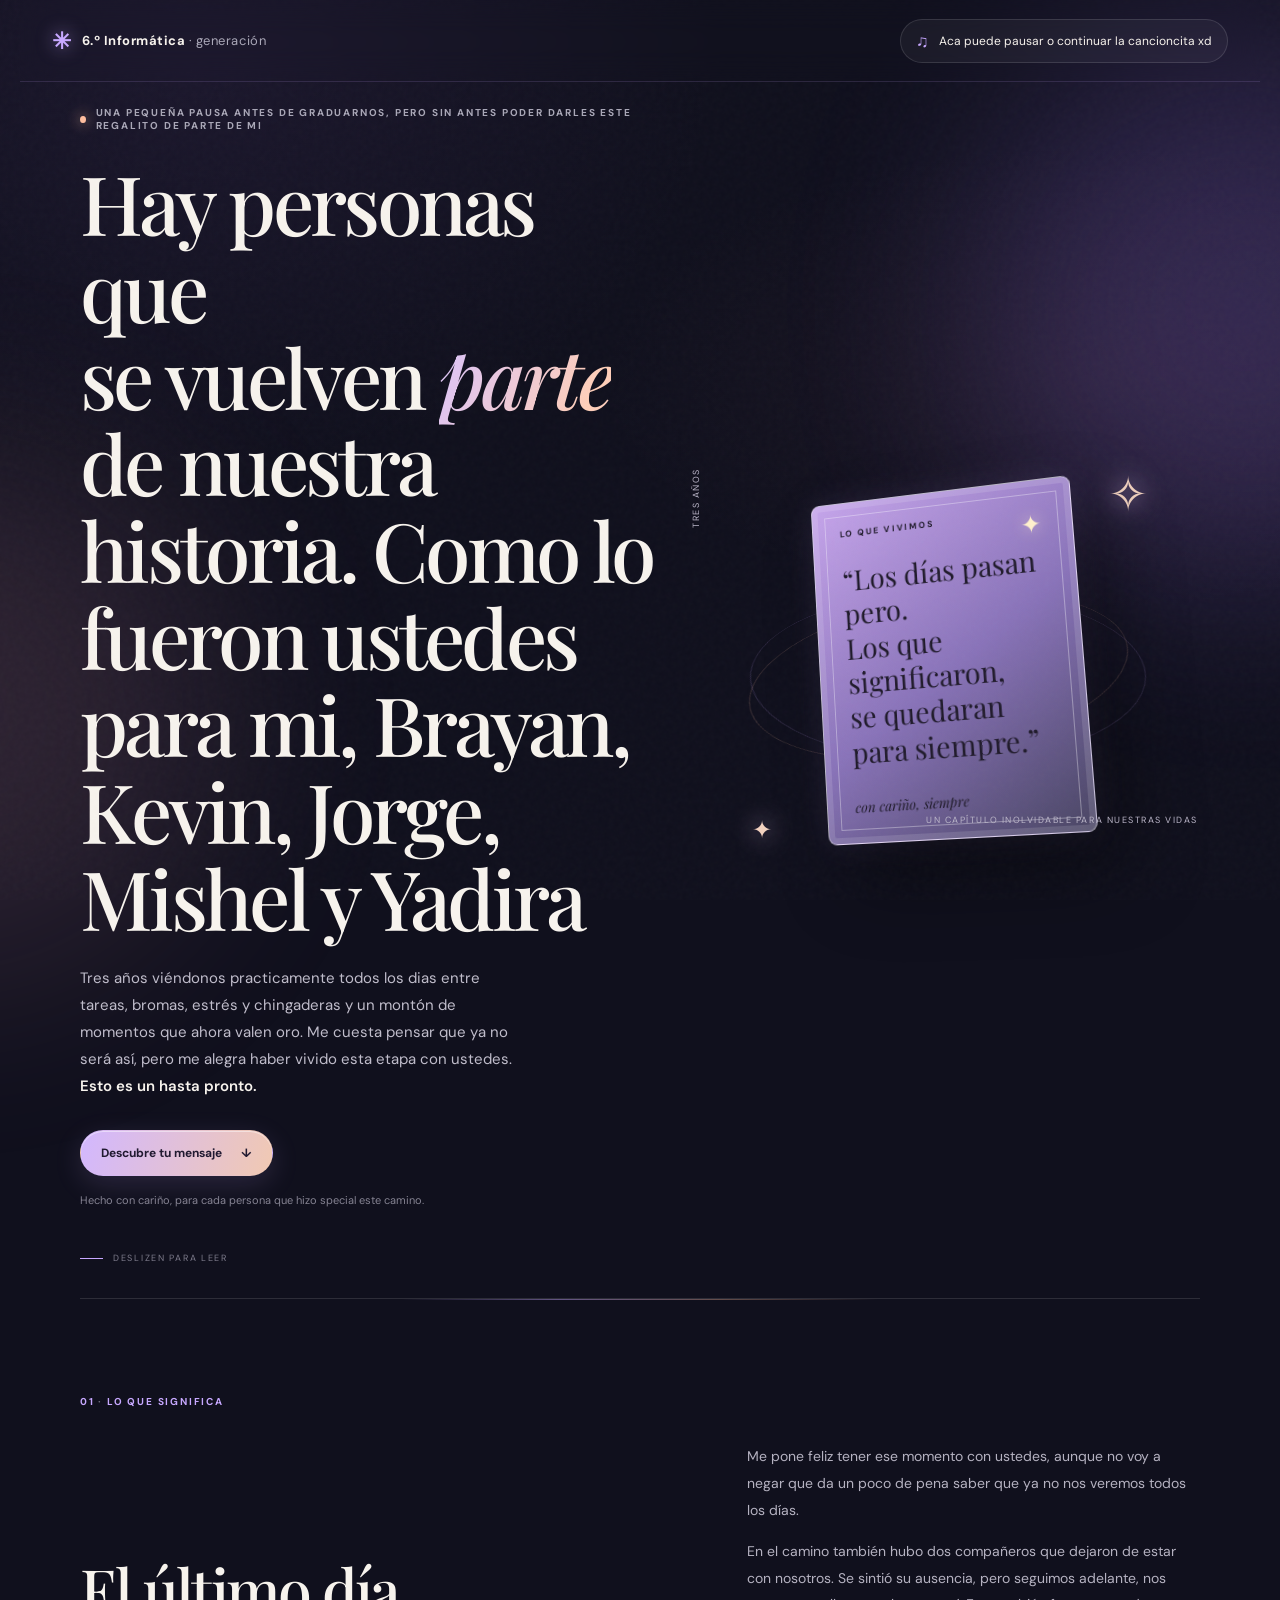
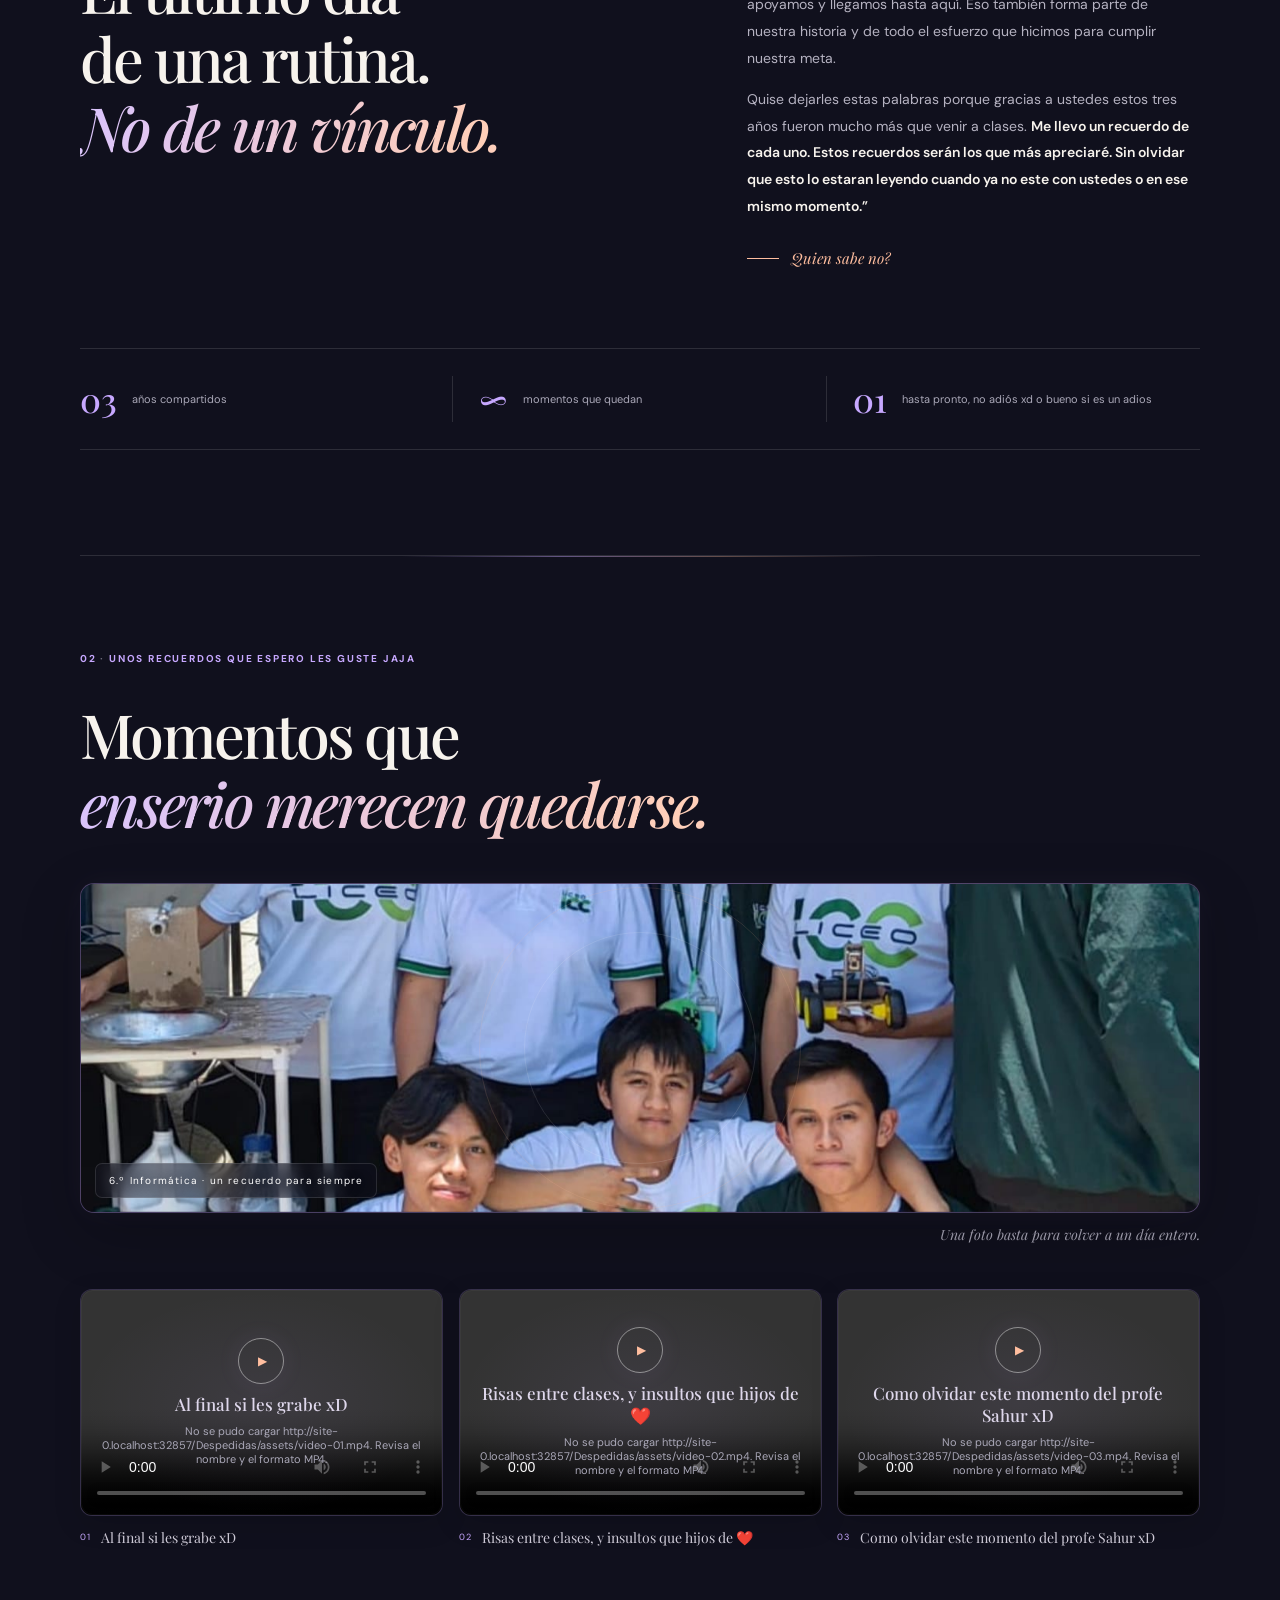
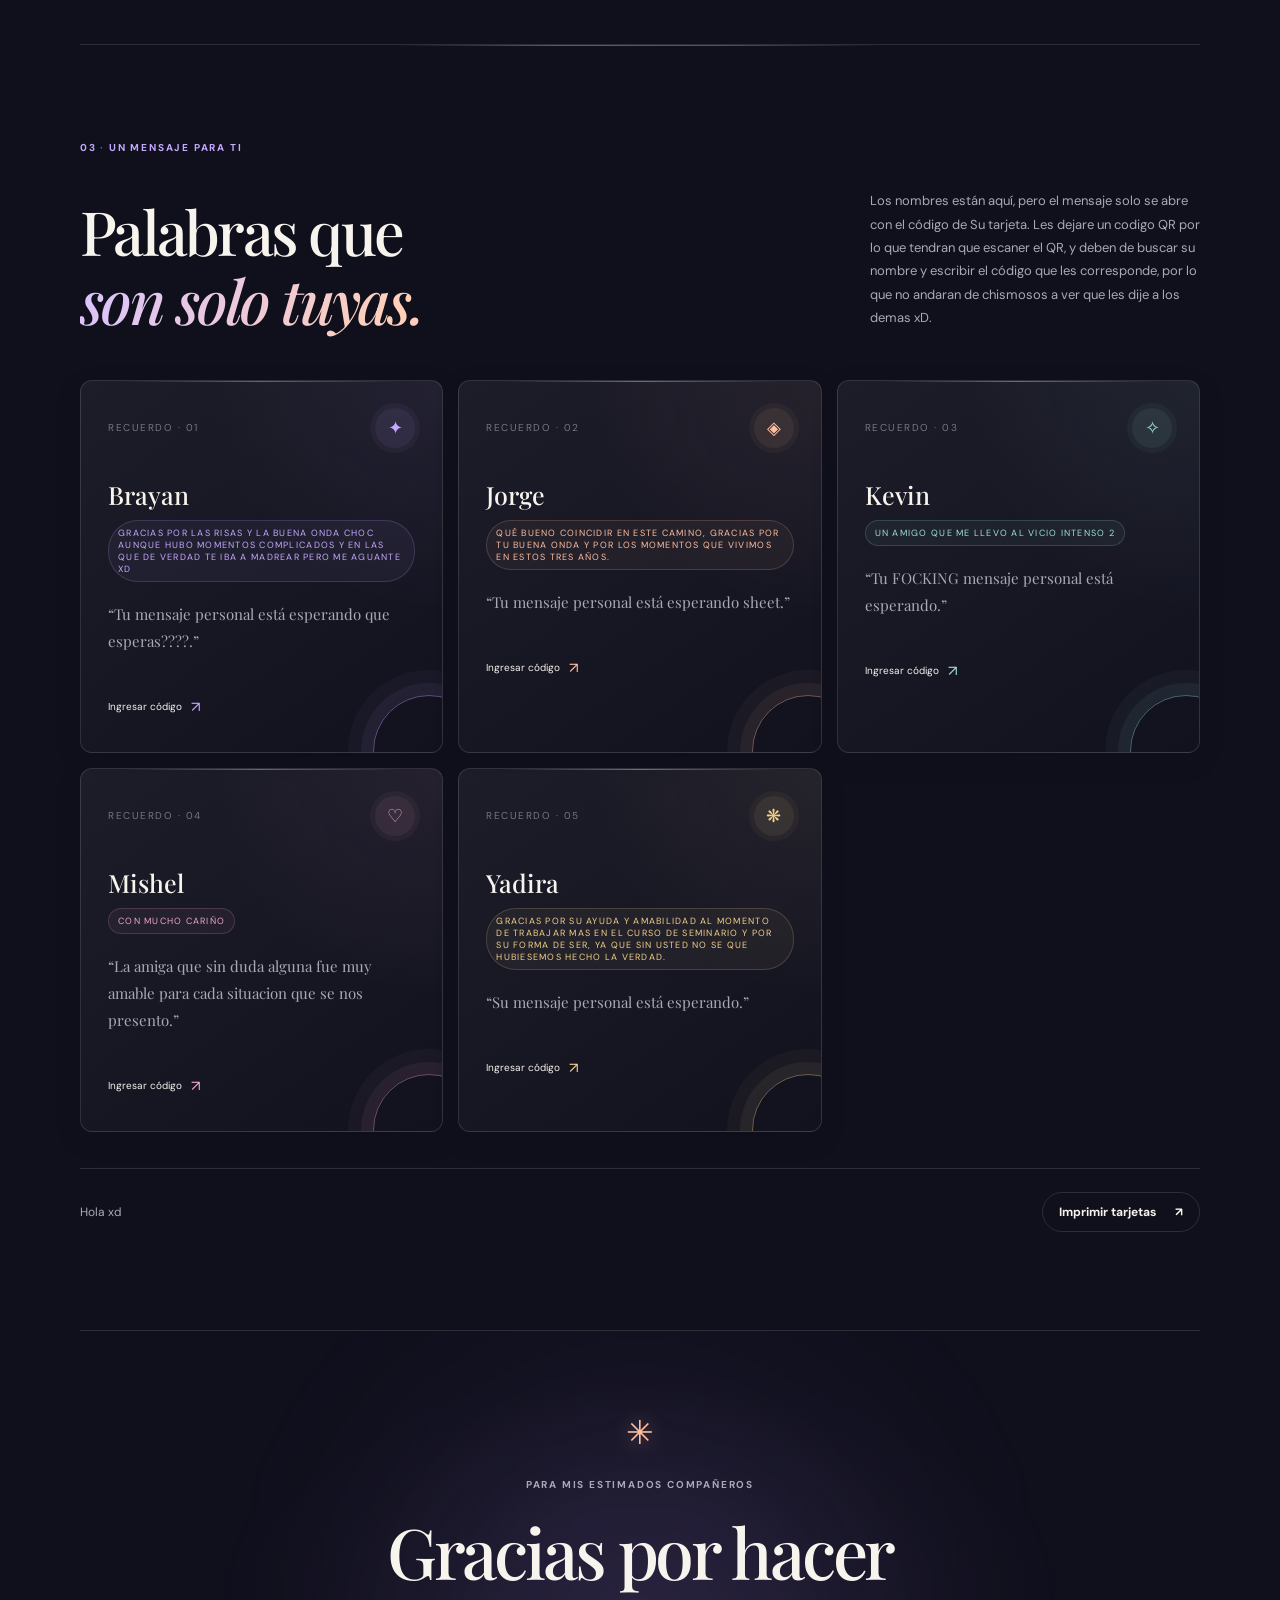
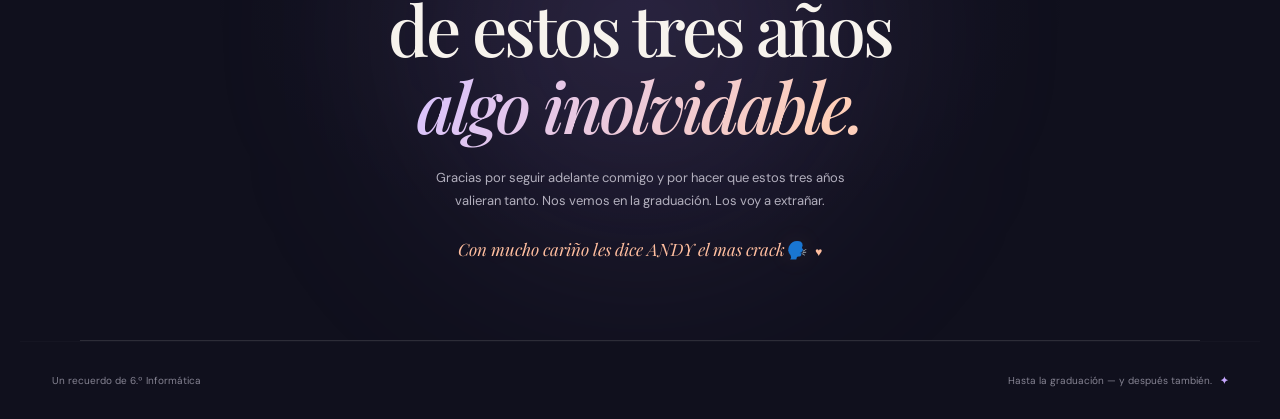
<file: Despedidas/index.html>
<!DOCTYPE html>
<html lang="es">
<head>
    <meta charset="UTF-8">
    <meta name="viewport" content="width=device-width, initial-scale=1.0">
    <meta name="theme-color" content="#10101d">
    <meta name="description" content="Un recuerdo especial para cerrar tres años de amistad, aprendizajes y momentos compartidos.">
    <title>Hasta pronto · 6.º Informática</title>
    <link rel="stylesheet" href="Css/style.css">
</head>
<body>
    <div class="ambient ambient-one" aria-hidden="true"></div>
    <div class="ambient ambient-two" aria-hidden="true"></div>
    <div class="grain" aria-hidden="true"></div>
 
    <header class="topbar">
        <a class="brand" href="#inicio" aria-label="Ir al inicio">
            <span class="brand-mark">✳</span>
            <span>6.º Informática <i>· generación</i></span>
        </a>
        <button class="music-button" id="musicButton" type="button" aria-label="Reproducir música">
            <span class="music-icon" aria-hidden="true">♫</span>
            <span id="musicLabel">Aca puede pausar o continuar la cancioncita xd</span>
        </button>
        <audio id="backgroundMusic" loop preload="auto" autoplay>
            <source src="assets/musica.mp3" type="audio/mpeg">
        </audio>
    </header>

    <main>
        <section class="hero section-shell" id="inicio">
            <div class="hero-copy">
                <p class="eyebrow"><span></span> Una pequeña pausa antes de graduarnos, pero sin antes poder darles este regalito de parte de mi</p>
                <h1>Hay personas que<br>se vuelven <em>parte</em><br>de nuestra historia. Como lo fueron ustedes para mi, Brayan, Kevin, Jorge, Mishel y Yadira</h1>
                <p class="hero-intro">Tres años viéndonos practicamente todos los dias entre tareas, bromas, estrés y chingaderas y un montón de momentos que ahora valen oro. Me cuesta pensar que ya no será así, pero me alegra haber vivido esta etapa con ustedes. <strong>Esto es un hasta pronto.</strong></p>
                <a class="button button-primary" href="#mensajes">Descubre tu mensaje <span aria-hidden="true">↓</span></a>
                <p class="hero-note">Hecho con cariño, para cada persona que hizo special este camino.</p>
            </div>
            <div class="hero-art" aria-label="Ilustración decorativa de un recuerdo brillante">
                <div class="orbit orbit-one"></div>
                <div class="orbit orbit-two"></div>
                <div class="memory-card">
                    <span class="card-star">✦</span>
                    <span class="memory-overline">LO QUE VIVIMOS</span>
                    <span class="memory-quote">“Los días pasan pero.<br>Los que significaron,<br>se quedaran para siempre.”</span>
                    <span class="memory-signature">con cariño, siempre</span>
                </div>
                <span class="float-spark spark-a">✧</span><span class="float-spark spark-b">✦</span>
                <span class="float-label label-a">TRES AÑOS</span><span class="float-label label-b">un capítulo inolvidable para nuestras vidas</span>
            </div>
            <div class="scroll-cue" aria-hidden="true"><span></span> DESLIZEN PARA LEER</div>
        </section>

        <section class="intro section-shell" id="historia">
            <div class="section-kicker">01 <span>·</span> LO QUE SIGNIFICA</div>
            <div class="intro-grid">
                <h2>El último día<br>de una rutina.<br><em>No de un vínculo.</em></h2>
                <div class="intro-text">
                    <p> Me pone feliz tener ese momento con ustedes, aunque no voy a negar que da un poco de pena saber que ya no nos veremos todos los días.</p>
                    <p>En el camino también hubo dos compañeros que dejaron de estar con nosotros. Se sintió su ausencia, pero seguimos adelante, nos apoyamos y llegamos hasta aquí. Eso también forma parte de nuestra historia y de todo el esfuerzo que hicimos para cumplir nuestra meta.</p>
                    <p>Quise dejarles estas palabras porque gracias a ustedes estos tres años fueron mucho más que venir a clases. <strong>Me llevo un recuerdo de cada uno. Estos recuerdos serán los que más apreciaré. Sin olvidar que esto lo estaran leyendo cuando ya no este con ustedes o en ese mismo momento.”</strong></p>
                    <div class="signature-line"><span></span> Quien sabe no?</div>
                </div>
            </div>
            <div class="memory-strip" aria-label="Tres años compartidos">
                <div><strong>03</strong><span>años compartidos</span></div>
                <div><strong>∞</strong><span>momentos que quedan</span></div>
                <div><strong>01</strong><span>hasta pronto, no adiós xd o bueno si es un adios</span></div>
            </div>
        </section>

        <section class="memories-section section-shell" id="recuerdos">
            <div class="section-kicker">02 <span>·</span> UNOS RECUERDOS QUE ESPERO LES GUSTE JAJA</div>
            <div class="section-heading media-heading">
                <div><h2>Momentos que<br><em>enserio merecen quedarse.</em></h2></div>
            </div>
            <figure class="group-photo-card">
                <div class="photo-frame">
                    <img src="assets/Nosotros.png" alt="Foto de recuerdo de 6.º Informática" loading="lazy">
                    <div class="photo-placeholder"><span aria-hidden="true">✧</span><strong>Nuestra foto como olvidarla</strong><small></small></div>
                    <span class="photo-caption">6.º Informática · un recuerdo para siempre</span>
                </div>
                <figcaption>Una foto basta para volver a un día entero.</figcaption>
            </figure>
            <div class="video-grid" id="videoGrid" aria-label="Seis espacios para videos de recuerdos"></div>
        </section>

        <section class="messages-section section-shell" id="mensajes">
            <div class="section-kicker">03 <span>·</span> UN MENSAJE PARA TI</div>
            <div class="section-heading">
                <div><h2>Palabras que<br><em>son solo tuyas.</em></h2></div>
                <p>Los nombres están aquí, pero el mensaje solo se abre con el código de Su tarjeta. Les dejare un codigo QR por lo que tendran que escaner el QR,  y deben de buscar su nombre y escribir el código que les corresponde, por lo que no andaran de chismosos a ver que les dije a los demas xD.</p>
            </div>
            <div class="message-grid" id="messageGrid" aria-live="polite"></div>
            <p class="qr-notice" id="qrNotice" hidden>Los códigos QR se preparan al publicar esta página en internet. Para probarlos, abre el enlace público desde tu teléfono.</p>
            <div class="print-row">
                <p>Hola xd</p>
                <button class="button button-outline" id="printButton" type="button">Imprimir tarjetas <span aria-hidden="true">↗</span></button>
            </div>
        </section>

        <section class="final-section section-shell">
            <div class="final-star" aria-hidden="true">✳</div>
            <p class="eyebrow">Para mis estimados compañeros</p>
            <h2>Gracias por hacer<br>de estos tres años<br><em>algo inolvidable.</em></h2>
            <p class="final-caption">Gracias por seguir adelante conmigo y por hacer que estos tres años valieran tanto. Nos vemos en la graduación. Los voy a extrañar.</p>
            <span class="final-signoff">Con mucho cariño les dice ANDY el mas crack🗣️ <b>♥</b></span>
        </section>
    </main>

    <footer class="footer"><span>Un recuerdo de 6.º Informática</span><span>Hasta la graduación — y después también. <b>✦</b></span></footer>
    <div class="toast" id="toast" role="status" aria-live="polite"></div>

    <script src="Java/app.js" defer></script>
</body>
</html>
</file>
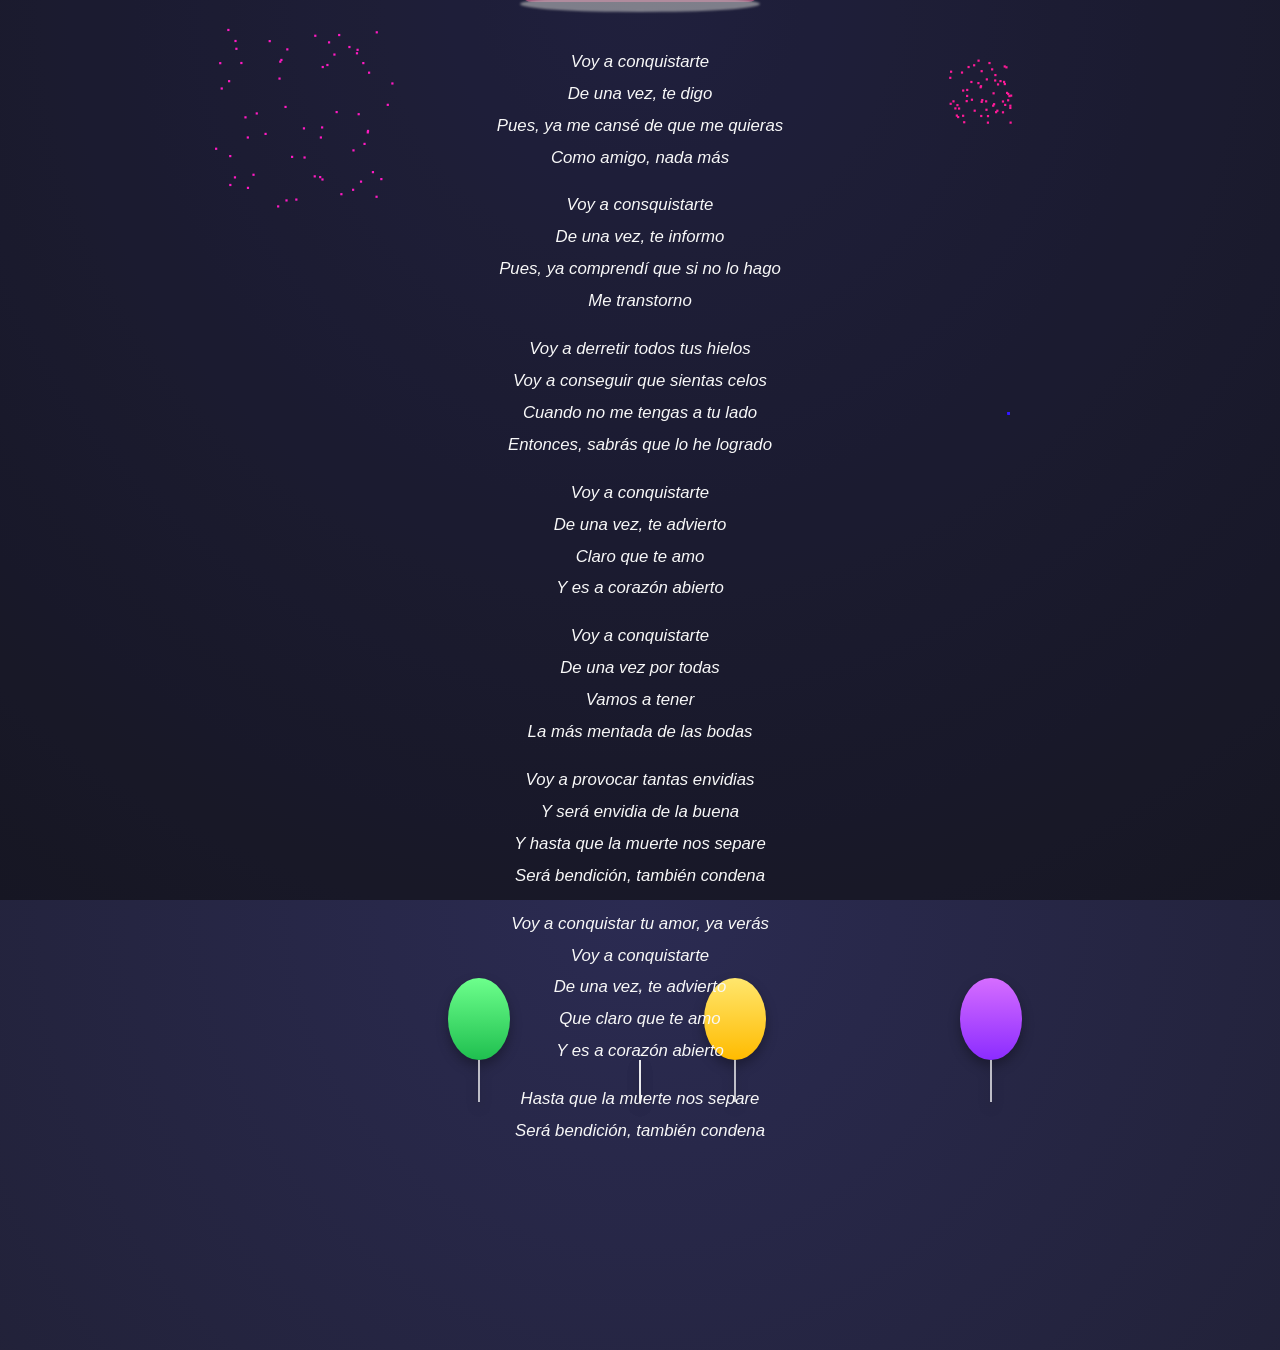
<file: pastel/pastel.html>
<!DOCTYPE html>
<html lang="es">
<head>
  <meta charset="UTF-8">
  <meta name="viewport" content="width=device-width, initial-scale=1.0">
  <title>🎂 ¡Feliz Cumpleaños!</title>
  <style>
    body {
      margin: 0;
      height: 100vh;
      display: flex;
      flex-direction: column;
      justify-content: center;
      align-items: center;
      background: radial-gradient(circle at top, #2b2b52, #1e1e2f);
      overflow: hidden;
      font-family: 'Segoe UI', sans-serif;
      color: white;
      text-align: center;
    }

    /* ✨ Estrellas de fondo */
    body::before {
      content: "";
      position: absolute;
      width: 200%;
      height: 200%;
      background-image: radial-gradient(2px 2px at 20% 30%, rgba(255,255,255,0.5), rgba(255,255,255,0)),
                        radial-gradient(2px 2px at 80% 20%, rgba(255,255,255,0.5), rgba(255,255,255,0)),
                        radial-gradient(2px 2px at 50% 80%, rgba(255,255,255,0.5), rgba(255,255,255,0));
      animation: stars 60s linear infinite;
      z-index: -1;
    }
    @keyframes stars {
      from { transform: translate(0,0); }
      to { transform: translate(-400px,-400px); }
    }

    h1 {
      font-size: 2.5rem;
      margin-bottom: 16px;
      animation: glow 2s infinite alternate;
    }
    @keyframes glow {
      from { text-shadow: 0 0 10px #ff69b4; }
      to { text-shadow: 0 0 20px #ffd700; }
    }

    /* 🎂 Pastel */
    .cake {
      position: relative;
      margin: 0 auto;
      transition: transform 0.2s ease;
      display: flex;
      flex-direction: column;
      align-items: center;
      gap: 8px;
    }
    .layer {
      border-radius: 12px;
      position: relative;
      box-shadow: inset 0 -8px rgba(0,0,0,0.2);
    }
    .layer-base { width: 240px; height: 80px; background: linear-gradient(#ff4f81,#ff69b4); }
    .layer-mid  { width: 190px; height: 65px; background: linear-gradient(#ff85c1,#ff6fa8); }
    .layer-top  { width: 150px; height: 55px; background: linear-gradient(#ffc0cb,#ff9bb3); }
    .layer::after {
      content: "";
      position: absolute; bottom: -10px; left: 0; right: 0;
      height: 16px; background: rgba(255,255,255,0.6);
      border-radius: 50%;
      filter: blur(1px);
    }

    .candle {
      position: absolute;
      top: -70px;
      left: 50%;
      transform: translateX(-50%);
      width: 16px; height: 52px;
      background: white;
      border-radius: 4px;
      box-shadow: inset 0 -6px #ddd;
    }
    .flame {
      position: absolute;
      top: -28px; left: 50%;
      transform: translateX(-50%);
      width: 22px; height: 22px;
      background: radial-gradient(circle at 40% 40%, gold, orange);
      border-radius: 50%;
      animation: flicker 0.3s infinite alternate;
      filter: drop-shadow(0 0 8px gold);
    }
    @keyframes flicker {
      from { transform: translateX(-50%) scale(1); }
      to   { transform: translateX(-50%) scale(1.2); }
    }

    /* 🎈 Globos con cuerda */
    .balloon {
      position: absolute;
      bottom: -160px;
      width: 62px; height: 82px;
      border-radius: 50%;
      animation: float 10s infinite ease-in;
      filter: drop-shadow(0 6px 6px rgba(0,0,0,0.3));
    }
    .balloon::after {
      content: "";
      position: absolute;
      top: 82px; left: 50%;
      width: 2px; height: 42px;
      background: rgba(255,255,255,0.7);
      transform: translateX(-50%);
    }
    .balloon:nth-child(2) { left: 15%; background: linear-gradient(#6da2ff,#295bff); animation-delay: 1s; }
    .balloon:nth-child(3) { left: 35%; background: linear-gradient(#6dff8c,#1fbf4f); animation-delay: 3s; }
    .balloon:nth-child(4) { left: 55%; background: linear-gradient(#ffe66d,#ffbb00); animation-delay: 5s; }
    .balloon:nth-child(5) { left: 75%; background: linear-gradient(#d66dff,#8b2cff); animation-delay: 7s; }
    @keyframes float {
      0% { bottom: -160px; opacity: 0; transform: translateX(0); }
      20% { opacity: 1; }
      50% { transform: translateX(15px); }
      100% { bottom: 110%; opacity: 0; transform: translateX(-15px); }
    }

    /* 🎆 Fuegos artificiales */
    canvas {
      position: absolute;
      top: 0; left: 0;
      width: 100%; height: 100%;
      pointer-events: none;
    }

    /* 🔢 Conteo 1→17 */
    #countdown {
      position: absolute;
      top: 42%;
      font-size: 6rem;
      font-weight: 800;
      color: #ffd700;
      text-shadow: 0 0 20px #ff69b4, 0 0 40px #ff1493;
      opacity: 0;
      transform: scale(0.7);
      transition: opacity 0.5s, transform 0.5s, color 0.5s;
    }
    .show {
      opacity: 1;
      transform: scale(1.25);
    }

    /* 🎵 Lyrics */
    .lyrics {
      margin-top: 28px;
      width: 86%;
      max-width: 720px;
      text-align: center;
      font-size: 1.05rem;
      line-height: 1.9;
      color: #f8f8f8;
      font-style: italic;
    }
    .lyrics p {
      margin: 16px 0;
      opacity: 0;
      animation: showLine 2.6s forwards ease;
    }
    .lyrics p:nth-child(1) { animation-delay: 0s; }
    .lyrics p:nth-child(2) { animation-delay: 2.6s; }
    .lyrics p:nth-child(3) { animation-delay: 5.2s; }
    .lyrics p:nth-child(4) { animation-delay: 7.8s; }
    .lyrics p:nth-child(5) { animation-delay: 10.4s; }
    .lyrics p:nth-child(6) { animation-delay: 13s; }
    .lyrics p:nth-child(7) { animation-delay: 15.6s; }
    .lyrics p:nth-child(8) { animation-delay: 18.2s; }
    @keyframes showLine {
      from { opacity: 0; transform: translateY(14px); }
      to   { opacity: 1; transform: translateY(0); }
    }

    /* Mensaje final */
    #final-message {
      margin-top: 14px;
      font-size: 1.4rem;
      opacity: 0;
      transition: opacity 0.8s;
    }
    #final-message.show { opacity: 1; }

    @media (max-width: 600px) {
      h1 { font-size: 1.7rem; }
      .layer-base { width: 200px; height: 70px; }
      .layer-mid  { width: 160px; height: 58px; }
      .layer-top  { width: 130px; height: 50px; }
      #countdown { font-size: 3.6rem; }
      .lyrics { font-size: 0.98rem; }
    }
  </style>
</head>
<body>
  <h1>🎉 ¡Feliz Cumpleaños, Elizabeth! 🎂</h1>

  <!-- Pastel -->
  <div class="cake" id="cake">
    <div class="candle"></div>
    <div class="flame"></div>
    <div class="layer layer-top"></div>
    <div class="layer layer-mid"></div>
    <div class="layer layer-base"></div>
  </div>

  <!-- Globos -->
  <div class="balloon"></div>
  <div class="balloon"></div>
  <div class="balloon"></div>
  <div class="balloon"></div>
  <div class="balloon"></div>

  <!-- Fuegos artificiales -->
  <canvas id="fireworks"></canvas>

  <!-- Conteo 1→17 -->
  <div id="countdown"></div>

  <!-- Música -->
  <audio id="bg-music" controls autoplay loop>
    <source src="sound/VOY A CONQUISTARTE LYRIC VIDEO OFICIAL.mp3" type="audio/mpeg">
    Tu navegador no soporta audio HTML5.
  </audio>

  <!-- Lyrics (tu letra) -->
  <div class="lyrics">
    <p>Voy a conquistarte<br>De una vez, te digo<br>Pues, ya me cansé de que me quieras<br>Como amigo, nada más</p>

    <p>Voy a consquistarte<br>De una vez, te informo<br>Pues, ya comprendí que si no lo hago<br>Me transtorno</p>

    <p>Voy a derretir todos tus hielos<br>Voy a conseguir que sientas celos<br>Cuando no me tengas a tu lado<br>Entonces, sabrás que lo he logrado</p>

    <p>Voy a conquistarte<br>De una vez, te advierto<br>Claro que te amo<br>Y es a corazón abierto</p>

    <p>Voy a conquistarte<br>De una vez por todas<br>Vamos a tener<br>La más mentada de las bodas</p>

    <p>Voy a provocar tantas envidias<br>Y será envidia de la buena<br>Y hasta que la muerte nos separe<br>Será bendición, también condena</p>

    <p>Voy a conquistar tu amor, ya verás<br>Voy a conquistarte<br>De una vez, te advierto<br>Que claro que te amo<br>Y es a corazón abierto</p>

    <p>Hasta que la muerte nos separe<br>Será bendición, también condena</p>
  </div>

  <div id="final-message">Con todo mi amor, siempre contigo. 💛</div>

  <script>
    // 🎆 Fuegos artificiales
    const canvas = document.getElementById('fireworks');
    const ctx = canvas.getContext('2d');
    function sizeCanvas() {
      canvas.width = window.innerWidth;
      canvas.height = window.innerHeight;
    }
    sizeCanvas();

    class Firework {
      constructor(x, y, color) {
        this.particles = [];
        for (let i = 0; i < 60; i++) {
          this.particles.push({
            x, y,
            dx: (Math.random() - 0.5) * 7,
            dy: (Math.random() - 0.5) * 7,
            life: 100
          });
        }
        this.color = color;
      }
      draw(ctx) {
        this.particles.forEach(p => {
          ctx.fillStyle = this.color;
          ctx.fillRect(p.x, p.y, 2.2, 2.2);
          p.x += p.dx; p.y += p.dy; p.life--;
        });
        this.particles = this.particles.filter(p => p.life > 0);
      }
    }

    const fireworks = [];
    function animateFw() {
      requestAnimationFrame(animateFw);
      ctx.fillStyle = "rgba(0,0,0,0.25)";
      ctx.fillRect(0, 0, canvas.width, canvas.height);
      fireworks.forEach(f => f.draw(ctx));
    }
    animateFw();

    function burst() {
      fireworks.push(new Firework(
        Math.random() * canvas.width,
        Math.random() * canvas.height / 2,
        `hsl(${Math.random()*360},100%,55%)`
      ));
      // Limpieza
      for (let i = fireworks.length - 1; i >= 0; i--) {
        if (fireworks[i].particles.length === 0) fireworks.splice(i, 1);
      }
    }
    setInterval(burst, 1000);
    window.addEventListener('resize', sizeCanvas);

    // 🎵 Pastel sincronizado con música (sin desaparecer)
    const audio = document.getElementById('bg-music');
    const cake  = document.getElementById('cake');

    const audioCtx = new (window.AudioContext || window.webkitAudioContext)();
    const source   = audioCtx.createMediaElementSource(audio);
    const analyser = audioCtx.createAnalyser();
    source.connect(analyser);
    analyser.connect(audioCtx.destination);
    analyser.fftSize = 256;

    const bufferLength = analyser.frequencyBinCount;
    const dataArray    = new Uint8Array(bufferLength);

    function animateCake() {
      requestAnimationFrame(animateCake);
      analyser.getByteFrequencyData(dataArray);
      const avg = dataArray.reduce((a, b) => a + b, 0) / bufferLength;

      // Escala suave y segura
      let scale = 1 + (avg / 900);
      if (scale < 1) scale = 1;
      if (scale > 1.12) scale = 1.12;
      cake.style.transform = `scale(${scale})`;
    }
    animateCake();

    // Activar audio en móviles con interacción
    document.body.addEventListener('click', async () => {
      if (audioCtx.state === 'suspended') await audioCtx.resume();
      try { await audio.play(); } catch(e) {}
    });

    // 🔢 Conteo del 1 al 17 con pop y color
    const countdownEl = document.getElementById('countdown');
    const colors = ['#ffd700','#ff69b4','#7df9ff','#adff2f','#ff7f50','#ba55d3'];
    let n = 1;
    function showCount() {
      if (n <= 17) {
        countdownEl.style.color = colors[(n-1) % colors.length];
        countdownEl.textContent = n;
        countdownEl.classList.add('show');
        // mini estallido en cada número
        burst();
        setTimeout(() => {
          countdownEl.classList.remove('show');
          n++;
          setTimeout(showCount, 700);
        }, 700);
      } else {
        countdownEl.textContent = '¡Feliz 17, Elizabeth!';
        countdownEl.style.color = '#ffd700';
        countdownEl.classList.add('show');
        // estallidos extra
        for (let i = 0; i < 6; i++) setTimeout(burst, i * 180);
        document.getElementById('final-message').classList.add('show');
      }
    }
    showCount();
  </script>
</body>
</html>
</file>
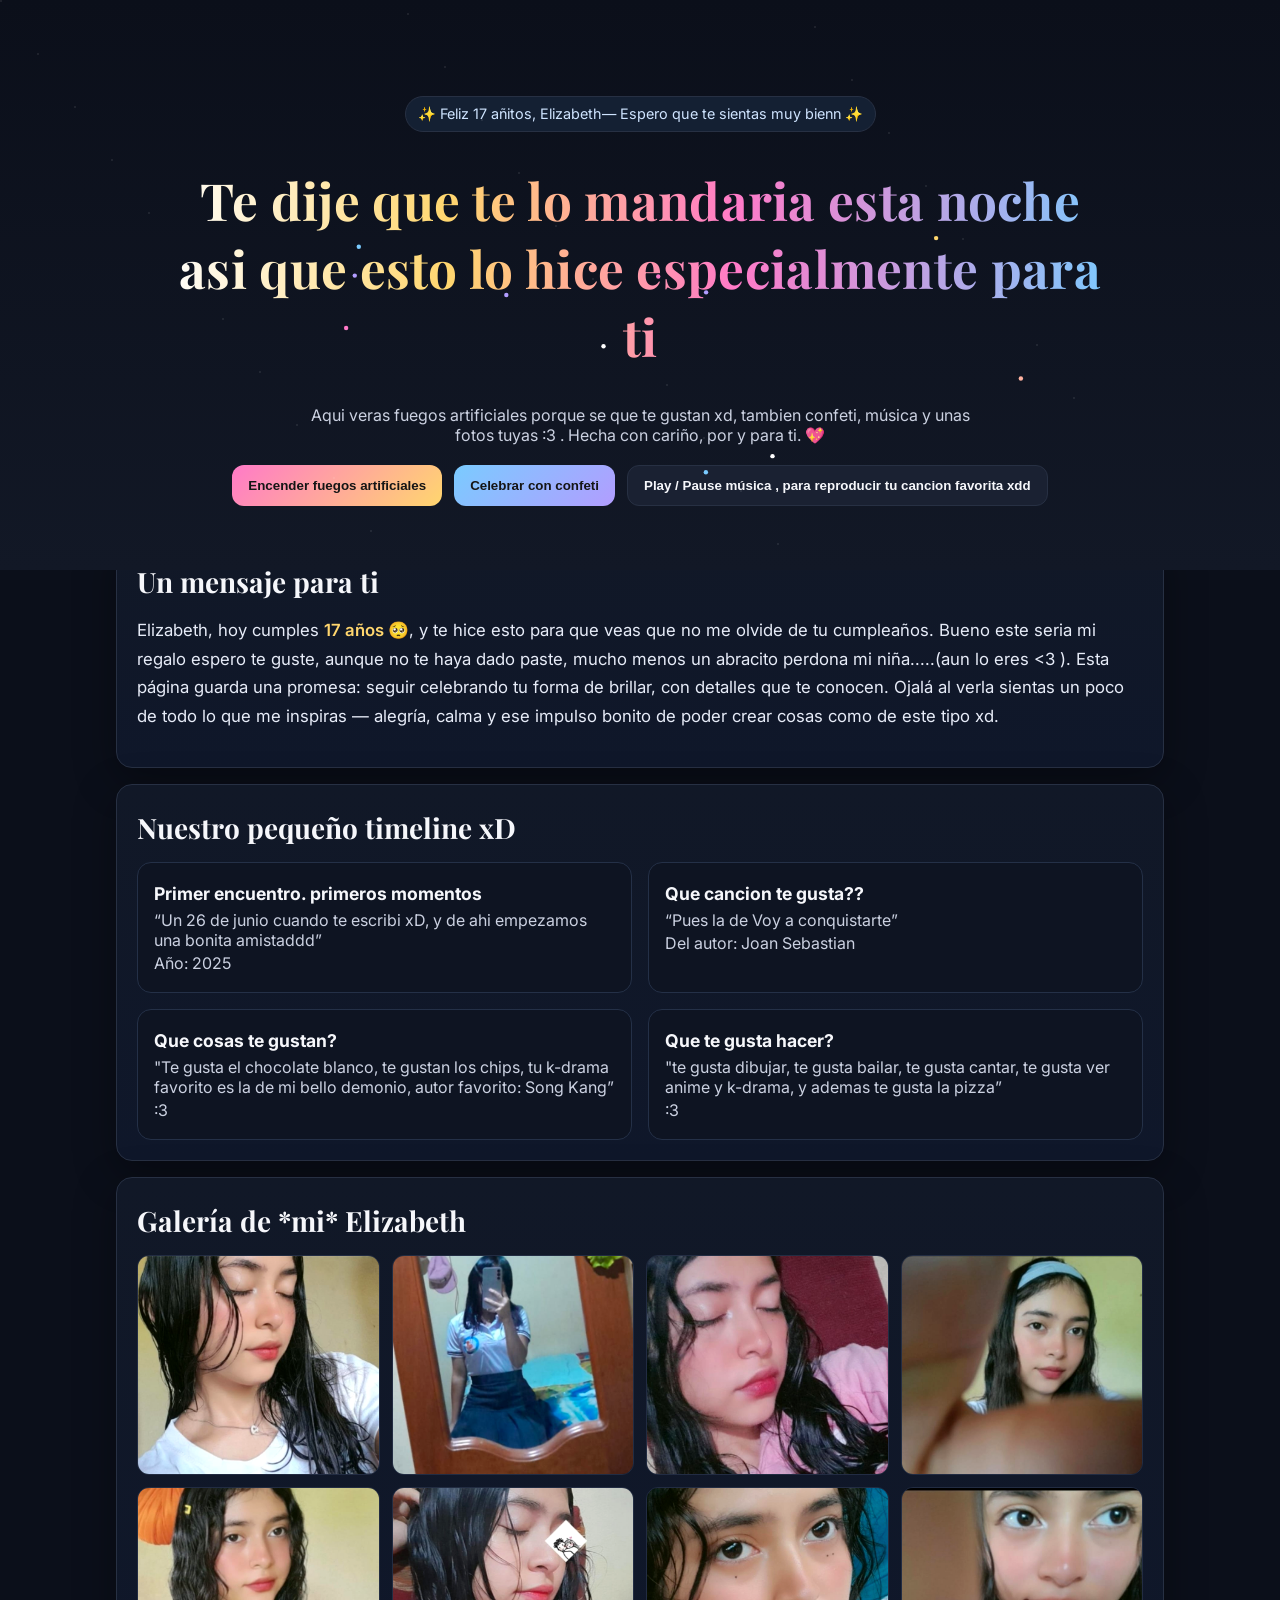
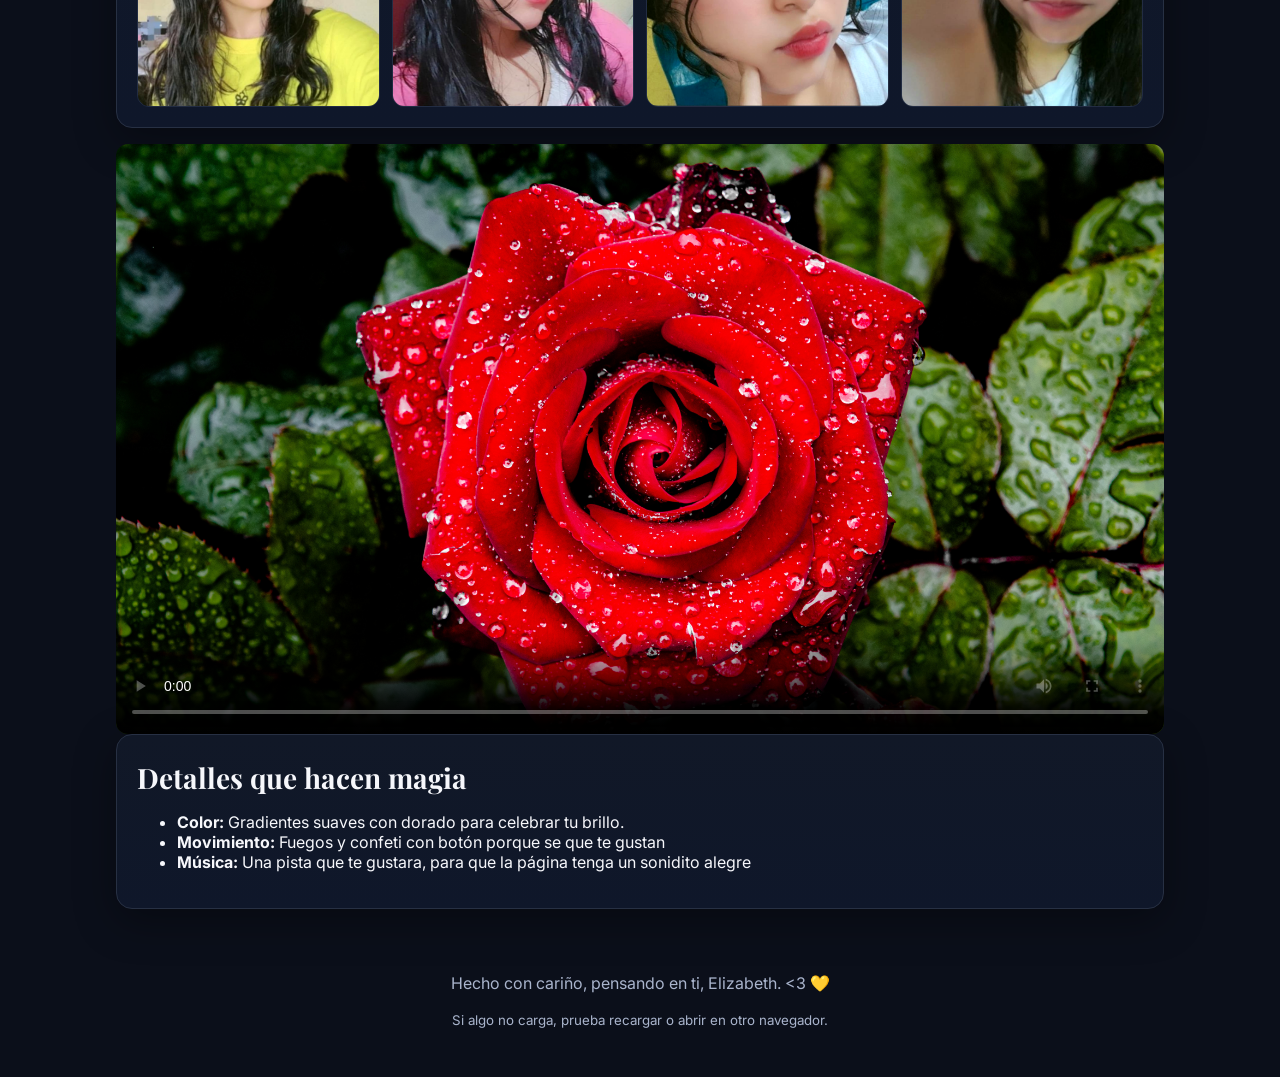
<file: privado/feliz.html>
<!DOCTYPE html>
<html lang="es">
<head>
  <meta charset="utf-8" />
  <meta name="viewport" content="width=device-width, initial-scale=1" />
  <title>Feliz 17, Elizabeth ✨</title>
  <meta name="description" content="Una sorpresa hecha con amor para Elizabeth: fuegos artificiales, confeti, música y recuerdos.">
  <link rel="preconnect" href="https://fonts.googleapis.com">
  <link href="https://fonts.googleapis.com/css2?family=Playfair+Display:wght@500;700&family=Inter:wght@400;600&display=swap" rel="stylesheet">
  <style>
    :root{
      --bg:#0b0f1a;
      --card:#121826;
      --accent:#ff7ac8;
      --accent-2:#7acbff;
      --text:#f6f7fb;
      --muted:#cbd1e1;
      --gold:#ffd66e;
    }
    *{box-sizing:border-box}
    html,body{margin:0;height:100%;background:var(--bg);color:var(--text);font-family:Inter,system-ui,-apple-system,Segoe UI,Roboto,"Helvetica Neue",Arial}
    a{color:var(--accent-2);text-decoration:none}
    header{
      position:relative;overflow:hidden;
      display:grid;place-items:center;text-align:center;
      padding:6rem 1.5rem 4rem;background:linear-gradient(180deg,#0b0f1a 0%,#121826 100%);
    }
    .hero{
      max-width:960px;margin:auto;
    }
    .title{
      font-family:"Playfair Display",serif;font-weight:700;letter-spacing:.3px;
      font-size:clamp(2rem,4vw,3.25rem);
      background:linear-gradient(90deg,#fff 0%,#ffd66e 30%,#ff7ac8 60%,#7acbff 100%);
      -webkit-background-clip:text;background-clip:text;color:transparent;
    }
    .subtitle{margin:.5rem auto 1.25rem;max-width:700px;color:var(--muted);font-size:1rem}
    .actions{display:flex;gap:.75rem;flex-wrap:wrap;justify-content:center;margin-top:1rem}
    .btn{
      border:1px solid #273043;background:#1a2132;color:var(--text);
      padding:.75rem 1rem;border-radius:12px;cursor:pointer;font-weight:600;
      transition:transform .2s ease,box-shadow .2s ease,border-color .2s ease;
    }
    .btn:hover{transform:translateY(-2px);box-shadow:0 8px 20px rgba(0,0,0,.35);border-color:#365079}
    .btn.primary{background:linear-gradient(135deg,#ff7ac8,#ffd66e);color:#151515;border:none}
    .btn.secondary{background:linear-gradient(135deg,#7acbff,#b29dff);color:#151515;border:none}
    .canvas-wrap{position:absolute;inset:0;pointer-events:none}
    canvas#fireworks{width:100%;height:100%}
    main{max-width:1080px;margin:-2rem auto 3rem;padding:0 1rem}
    .card{
      background:linear-gradient(180deg,#111827 0%,#0f172a 100%);
      border:1px solid #273043;border-radius:16px;padding:1.25rem;margin-bottom:1rem;
      box-shadow:0 12px 40px rgba(0,0,0,.35);
    }
    .card h2{font-family:"Playfair Display",serif;font-size:1.75rem;margin:.25rem 0 1rem}
    .message{font-size:1.05rem;line-height:1.7;color:#e7ecf8}
    .highlight{color:var(--gold);font-weight:600}
    .timeline{display:grid;grid-template-columns:1fr;gap:1rem}
    @media(min-width:700px){.timeline{grid-template-columns:repeat(2,1fr)}}
    .moment{
      background:#0e1422;border:1px solid #243047;border-radius:14px;padding:1rem;
    }
    .moment h3{margin:.2rem 0 .4rem;font-size:1.1rem}
    .moment p{color:#cbd1e1;margin:.2rem 0 .2rem}
    .gallery{
      display:grid;gap:.75rem;
      grid-template-columns:repeat(2,1fr);
    }
    @media(min-width:800px){.gallery{grid-template-columns:repeat(4,1fr)}}
    .gallery img{
      width:100%;height:220px;object-fit:cover;border-radius:12px;
      border:1px solid #273043;filter:saturate(1.1) contrast(1.05);
      transition:transform .2s ease,box-shadow .2s ease;
    }
    .gallery img:hover{transform:translateY(-2px);box-shadow:0 10px 24px rgba(0,0,0,.4)}
    .footer{
      text-align:center;color:#a9b4cc;padding:2rem 1rem
    }
    .badge{
      display:inline-flex;align-items:center;gap:.4rem;
      background:#142033;border:1px solid #273043;color:#cfe4ff;
      padding:.5rem .75rem;border-radius:999px;font-size:.9rem
    }
    .sr-only{position:absolute;width:1px;height:1px;padding:0;margin:-1px;overflow:hidden;clip:rect(0,0,0,0);white-space:nowrap;border:0}
    @media (prefers-reduced-motion: reduce) {
      .btn:hover{transform:none;box-shadow:none}
      .gallery img:hover{transform:none;box-shadow:none}
    }
  </style>
</head>
<body>
  <header>
    <div class="canvas-wrap" aria-hidden="true">
      <canvas id="fireworks"></canvas>
    </div>
    <div class="hero" role="banner" aria-label="Sorpresa de cumpleaños para Elizabeth">
      <div class="badge" aria-live="polite">✨ Feliz 17 añitos, Elizabeth— Espero que te sientas muy bienn ✨</div>
      <h1 class="title">Te dije que te lo mandaria esta noche asi que esto lo hice especialmente para ti</h1>
      <p class="subtitle">Aqui veras fuegos artificiales porque se que te gustan xd, tambien confeti, música y unas fotos tuyas :3 . Hecha con cariño, por y para ti. 💖</p>
      <div class="actions">
        <button class="btn primary" id="btnFire">Encender fuegos artificiales</button>
        <button class="btn secondary" id="btnConfetti">Celebrar con confeti</button>
        <button class="btn" id="btnMusic">Play / Pause música , para reproducir tu cancion favorita xdd</button>
      </div>
      <audio id="sonido" preload="auto">
        <!-- REEMPLAZA: pon tu pista local, por ejemplo "audio/feliz_cumple.mp3" -->
        <source src="sonido/Audio de WhatsApp 2025-10-02 a las 19.04.40_0cb041f2.mp3" type="audio/mpeg">
      </audio>
    </div>
  </header>

  <main>
    <section class="card" aria-labelledby="msg-title">
      <h2 id="msg-title">Un mensaje para ti</h2>
      <p class="message">
        Elizabeth, hoy cumples <span class="highlight">17 años 🥺</span>, y te hice esto para que veas que no me olvide de tu cumpleaños.  
        Bueno este seria mi regalo espero te guste, aunque no te haya dado paste, mucho menos un abracito perdona mi niña.....(aun lo eres <3 ).  
        Esta página guarda una promesa: seguir celebrando tu forma de brillar, con detalles que te conocen.  
        Ojalá al verla sientas un poco de todo lo que me inspiras — alegría, calma y ese impulso bonito de  poder crear cosas como de este tipo xd.
      </p>
    </section>

    <section class="card" aria-labelledby="timeline-title">
      <h2 id="timeline-title">Nuestro pequeño timeline xD</h2>
      <div class="timeline">
        <article class="moment">
          <h3>Primer encuentro. primeros momentos  </h3>
          <p> “Un 26 de junio cuando te escribi xD, y de ahi empezamos una bonita amistaddd”</p>
          <p class="muted">Año: 2025</p>
        </article>
        <article class="moment">
          <h3>Que cancion te gusta??</h3>
          <p>“Pues la de Voy a conquistarte”</p>
          <p class="muted">Del autor: Joan Sebastian</p>
        </article>
        <article class="moment">
          <h3>Que cosas te gustan?</h3>
          <p>"Te gusta el chocolate blanco, te gustan los chips, tu k-drama favorito es la de mi bello demonio, autor favorito: Song Kang”</p>
          <p class="muted">:3</p>
        </article>
        <article class="moment">
          <h3>Que te gusta hacer?</h3>
          <p>"te gusta dibujar, te  gusta bailar, te gusta cantar,  te gusta ver anime y k-drama, y ademas te gusta la pizza”</p>
          <p class="muted">:3</p>
    </section>

    <section class="card" aria-labelledby="galeria-title">
      <h2 id="galeria-title">Galería de  *mi* Elizabeth</h2>
      <div class="gallery">
        <!-- REEMPLAZA rutas y alt con sus fotos -->
        <img src="img/IMG-20251001-WA0001.jpg" alt="Elizabeth sonriendo con luz cálida">
        <img src="img/IMG-20251001-WA0002.jpg" alt="Elizabeth con fuegos artificiales al fondo">
        <img src="img/IMG-20251001-WA0003.jpg" alt="Elizabeth disfrutando el momento">
        <img src="img/IMG-20251001-WA0004.jpg" alt="Elizabeth celebrando su cumpleaños">
        <img src="img/IMG-20251001-WA0005.jpg" alt="Primer plano de Elizabeth con mirada alegre">
        <img src="img/IMG-20251001-WA0006.jpg" alt="Elizabeth y su risa contagiosa">
        <img src="img/IMG-20251001-WA0007.jpg" alt="Recuerdo especial con Elizabeth">
        <img src="img/IMG-20251001-WA0008.jpg" alt="Elizabeth con confeti alrededor">
      </div>
    </section>

       <!-- 🎥 Video integrado -->
    <div style="grid-column: span 2; position:relative; padding-bottom:56.25%; height:0;">
      <video controls poster="img/inicio.jpg" style="position:absolute; top:0; left:0; width:100%; height:100%; border-radius:12px;">
        <source src="video/Video de WhatsApp 2025-10-02 a las 18.28.31_286b8d10.mp4" type="video/mp4">
        
        Tu navegador no soporta video.
      </video>
    </div>


    <section class="card" aria-labelledby="detalles-title">
      <h2 id="detalles-title">Detalles que hacen magia</h2>
      <ul>
        <li><strong>Color:</strong> Gradientes suaves con dorado para celebrar tu brillo.</li>
        <li><strong>Movimiento:</strong> Fuegos y confeti con botón porque se que te gustan</li>
        <li><strong>Música:</strong> Una pista que te  gustara, para que la página tenga un sonidito alegre</li>
      </ul>
    </section>

    <footer class="footer">
      <p>Hecho con cariño, pensando en ti, Elizabeth. <3 💛</p>
      <p><small>Si algo no carga, prueba recargar o abrir en otro navegador.</small></p>
    </footer>
  </main>

  <script>
    // Utilidades
    const clamp = (n, min, max) => Math.max(min, Math.min(max, n));
    const rand = (min, max) => Math.random() * (max - min) + min;

    // Música
    const audio = document.getElementById('audio');
    const btnMusic = document.getElementById('btnMusic');
    btnMusic.addEventListener('click', () => {
      if(audio.paused){ audio.play().catch(()=>{}); btnMusic.textContent = '⏸️ Pausar música'; }
      else{ audio.pause(); btnMusic.textContent = '▶️ Play música'; }
    });

    // Confeti simple
    const btnConfetti = document.getElementById('btnConfetti');
    btnConfetti.addEventListener('click', () => burstConfetti());
    function burstConfetti(){
      const count = 160;
      const colors = ['#ffd66e','#ff7ac8','#7acbff','#b29dff','#ffffff'];
      for(let i=0;i<count;i++){
        const c = document.createElement('div');
        c.style.position='fixed';
        c.style.left = rand(0,100)+'vw';
        c.style.top = '-2vh';
        c.style.width = c.style.height = rand(6,10)+'px';
        c.style.background = colors[Math.floor(rand(0,colors.length))];
        c.style.opacity = rand(0.8,1);
        c.style.transform = `rotate(${rand(0,360)}deg)`;
        c.style.borderRadius = rand(0,1)>0.6 ? '50%' : '4px';
        c.style.zIndex = 9999;
        c.style.pointerEvents='none';
        const dur = rand(2.5,5.5);
        c.style.transition = `transform ${dur}s linear, top ${dur}s linear, opacity ${dur}s linear`;
        document.body.appendChild(c);
        requestAnimationFrame(()=>{
          c.style.top = '110vh';
          c.style.transform = `translateX(${rand(-40,40)}vw) rotate(${rand(360,1080)}deg)`;
          c.style.opacity = 0.95;
        });
        setTimeout(()=> c.remove(), dur*1000);
      }
    }

    // Fuegos artificiales (canvas)
    const canvas = document.getElementById('fireworks');
    const ctx = canvas.getContext('2d');
    let w, h, particles=[], rockets=[], running=false;

    function resize(){
      w = canvas.width = canvas.clientWidth;
      h = canvas.height = canvas.clientHeight;
    }
    resize();
    window.addEventListener('resize', resize);

    function Rocket(x, y, targetY, color){
      this.x=x; this.y=y; this.vx=rand(-0.8,0.8); this.vy=rand(-9,-7);
      this.ay=0.12; this.color=color; this.targetY=targetY; this.exploded=false;
    }
    function Particle(x,y,color){
      this.x=x; this.y=y; this.life=rand(60,100);
      this.vx=rand(-4,4); this.vy=rand(-4,4);
      this.gravity=0.05; this.color=color;
    }

    function launch(){
      const x = rand(w*0.2,w*0.8);
      const y = h;
      const targetY = rand(h*0.25,h*0.55);
      const palette = [
        '#ffd66e','#ff7ac8','#7acbff','#b29dff','#ffffff','#ffb3a1'
      ];
      rockets.push(new Rocket(x,y,targetY,palette[Math.floor(rand(0,palette.length))]));
    }

    function explode(rocket){
      const count = Math.floor(rand(40,70));
      for(let i=0;i<count;i++){
        particles.push(new Particle(rocket.x, rocket.y, rocket.color));
      }
    }

    function step(){
      if(!running) return;
      ctx.clearRect(0,0,w,h);
      // Rockets
      rockets.forEach((r)=>{
        r.vy += r.ay; r.x += r.vx; r.y += r.vy;
        // Trail
        ctx.beginPath(); ctx.arc(r.x, r.y, 2.2, 0, Math.PI*2);
        ctx.fillStyle=r.color; ctx.fill();
        if(r.y <= r.targetY && !r.exploded){
          r.exploded=true; explode(r);
        }
      });
      rockets = rockets.filter(r=>!r.exploded);

      // Particles
      particles.forEach((p)=>{
        p.vy += p.gravity; p.x += p.vx; p.y += p.vy; p.life--;
        const alpha = clamp(p.life/100,0,1);
        ctx.beginPath(); ctx.arc(p.x, p.y, 2.2, 0, Math.PI*2);
        ctx.fillStyle = p.color + Math.floor(alpha*255).toString(16).padStart(2,'0');
        ctx.fill();
      });
      particles = particles.filter(p=>p.life>0);

      // Ambient stars
      for(let i=0;i<30;i++){
        const sx = (i*37 % w), sy = (i*53 % h);
        ctx.fillStyle='rgba(255,255,255,0.08)';
        ctx.fillRect(sx, sy, 2, 2);
      }

      // Random launches
      if(Math.random()<0.12) launch();

      requestAnimationFrame(step);
    }

    function startFireworks(){
      if(running) return;
      running=true;
      for(let i=0;i<4;i++) launch();
      step();
    }
    function stopFireworks(){
      running=false; rockets=[]; particles=[]; ctx.clearRect(0,0,w,h);
    }

    const btnFire = document.getElementById('btnFire');
    btnFire.addEventListener('click', ()=>{
      if(!running){ startFireworks(); btnFire.textContent='Detener fuegos'; }
      else{ stopFireworks(); btnFire.textContent='Encender fuegos artificiales'; }
    });

    // Auto-encender al cargar (si no prefiere reducir movimiento)
    const prefersReduced = window.matchMedia('(prefers-reduced-motion: reduce)').matches;
    if(!prefersReduced){ startFireworks(); }

    // Mejoras pequeñas: encender confeti al final de la canción
    audio.addEventListener('ended', ()=> burstConfetti());
  </script>
</body>
</html>
</file>
<file: Despedidas/Css/style.css>
@import url('https://fonts.googleapis.com/css2?family=DM+Sans:wght@400;500;600;700&family=Playfair+Display:ital,wght@0,500;0,600;0,700;1,500;1,600&display=swap');

:root {
    color-scheme: dark;
    --bg: #10101d;
    --surface: #171725;
    --text: #f7f3ed;
    --muted: #aaa8b8;
    --lavender: #c7a8ff;
    --peach: #ffbe9f;
    --line: rgba(255, 255, 255, .12);
    --serif: 'Playfair Display', Georgia, serif;
    --sans: 'DM Sans', Arial, sans-serif;
}

* { box-sizing: border-box; }
html { scroll-behavior: smooth; }
body { margin: 0; background: var(--bg); color: var(--text); font-family: var(--sans); overflow-x: hidden; }
button, a { font: inherit; }
a { color: inherit; text-decoration: none; }
.ambient { position: fixed; z-index: -2; width: 34rem; height: 34rem; border-radius: 50%; filter: blur(120px); opacity: .16; pointer-events: none; }
.ambient-one { top: 4%; right: -15rem; background: #9864e9; }
.ambient-two { top: 49%; left: -20rem; background: #cf785c; opacity: .11; }
.grain { position: fixed; inset: 0; z-index: 5; pointer-events: none; opacity: .035; background-image: url("data:image/svg+xml,%3Csvg viewBox='0 0 180 180' xmlns='http://www.w3.org/2000/svg'%3E%3Cfilter id='n'%3E%3CfeTurbulence type='fractalNoise' baseFrequency='.95' numOctaves='3' stitchTiles='stitch'/%3E%3C/filter%3E%3Crect width='100%25' height='100%25' filter='url(%23n)' opacity='.7'/%3E%3C/svg%3E"); }
.topbar { height: 82px; max-width: 1240px; padding: 0 32px; margin: auto; display: flex; align-items: center; justify-content: space-between; border-bottom: 1px solid var(--line); position: relative; z-index: 6; }
.brand { display: inline-flex; align-items: center; gap: 10px; font-size: 13px; font-weight: 700; letter-spacing: .04em; }
.brand i { color: var(--muted); font-style: normal; font-weight: 400; }
.brand-mark { color: var(--lavender); font-size: 23px; }
.music-button { display: inline-flex; align-items: center; gap: 10px; padding: 10px 15px; color: var(--text); background: rgba(255,255,255,.045); border: 1px solid var(--line); border-radius: 30px; font-size: 12px; cursor: pointer; transition: .25s; }
.music-button:hover { border-color: rgba(199,168,255,.7); background: rgba(199,168,255,.1); }
.music-icon { color: var(--lavender); font-size: 17px; }
.music-button.playing .music-icon { animation: musicPulse .8s infinite alternate; }
.section-shell { width: min(1120px, calc(100% - 64px)); margin: 0 auto; }
.hero { min-height: 700px; display: grid; grid-template-columns: 1.1fr .9fr; align-items: center; position: relative; padding-top: 24px; padding-bottom: 80px; }
.hero-copy { max-width: 590px; position: relative; z-index: 1; }
.eyebrow, .section-kicker { color: var(--muted); font-size: 10px; font-weight: 700; letter-spacing: .18em; text-transform: uppercase; }
.hero .eyebrow { display: flex; align-items: center; gap: 10px; margin-bottom: 27px; }
.hero .eyebrow span { width: 7px; height: 7px; background: var(--peach); border-radius: 50%; box-shadow: 0 0 14px var(--peach); }
h1, h2, p { margin-top: 0; }
h1, h2 { font-family: var(--serif); font-weight: 500; letter-spacing: -.045em; }
h1 { font-size: clamp(48px, 6.4vw, 82px); line-height: 1.06; margin-bottom: 25px; }
h1 em, h2 em { color: var(--lavender); font-weight: 500; }
.hero-intro { color: #c0bdcb; max-width: 440px; line-height: 1.8; font-size: 15px; margin-bottom: 30px; }
.hero-intro strong, .intro-text strong { color: var(--text); font-weight: 600; }
.button { display: inline-flex; align-items: center; justify-content: center; gap: 19px; border-radius: 40px; padding: 14px 20px; border: 1px solid transparent; font-size: 12px; font-weight: 700; cursor: pointer; transition: transform .25s, box-shadow .25s, background .25s; }
.button:hover { transform: translateY(-3px); }
.button-primary { color: #211a31; background: linear-gradient(110deg, #d2b7ff, #f1c9b2); box-shadow: 0 9px 30px rgba(199,168,255,.18); }
.button-primary:hover { box-shadow: 0 12px 35px rgba(199,168,255,.33); }
.hero-note { color: #858392; font-size: 11px; margin-top: 17px; }
.hero-art { height: 510px; position: relative; display: grid; place-items: center; perspective: 1000px; }
.orbit { position: absolute; width: 390px; height: 390px; border: 1px solid rgba(199,168,255,.16); border-radius: 50%; transform: rotateX(65deg) rotate(-24deg); }
.orbit-one { animation: orbitSpin 24s linear infinite; }
.orbit-two { width: 315px; height: 430px; border-color: rgba(255,190,159,.17); transform: rotateX(65deg) rotate(43deg); animation: orbitSpin 30s linear infinite reverse; }
.memory-card { width: 270px; height: 350px; position: relative; z-index: 1; padding: 33px 29px; display: flex; flex-direction: column; align-items: flex-start; justify-content: center; border: 1px solid rgba(255,255,255,.58); border-radius: 5px; background: linear-gradient(145deg, #c6a5eb, #8973b9 52%, #494563); color: #201b2b; box-shadow: 24px 35px 80px rgba(0,0,0,.46), inset 0 0 0 6px rgba(255,255,255,.12); transform: rotateY(-12deg) rotateX(5deg) rotateZ(-5deg); animation: cardFloat 5s ease-in-out infinite; }
.memory-card::after { content: ''; position: absolute; inset: 13px; border: 1px solid rgba(255,255,255,.34); pointer-events: none; }
.card-star { position: absolute; top: 28px; right: 30px; color: #fff0cd; font-size: 25px; }
.memory-overline { font-size: 9px; letter-spacing: .23em; font-weight: 700; margin-bottom: 25px; }
.memory-quote { font-family: var(--serif); font-size: 29px; line-height: 1.22; }
.memory-signature { margin-top: 28px; font-family: var(--serif); font-style: italic; font-size: 14px; }
.float-spark { position: absolute; color: #f3d3c0; text-shadow: 0 0 25px #e7c7ff; }
.spark-a { font-size: 48px; top: 56px; right: 52px; animation: twinkle 2.5s ease-in-out infinite; }
.spark-b { font-size: 24px; bottom: 72px; left: 56px; animation: twinkle 1.8s ease-in-out infinite reverse; }
.float-label { position: absolute; z-index: 2; color: #bcb7ca; font-size: 9px; letter-spacing: .17em; text-transform: uppercase; }
.label-a { top: 85px; left: 0; transform: rotate(-90deg) translateX(-50%); transform-origin: left; }
.label-b { bottom: 91px; right: 2px; }
.scroll-cue { position: absolute; left: 0; bottom: 34px; color: #7e7c8c; font-size: 9px; letter-spacing: .19em; display: flex; align-items: center; gap: 10px; }
.scroll-cue span { width: 23px; height: 1px; background: var(--lavender); }
.intro { border-top: 1px solid var(--line); padding-top: 96px; padding-bottom: 105px; }
.section-kicker { color: var(--lavender); margin-bottom: 35px; }
.section-kicker span { color: #727080; }
.intro-grid { display: grid; grid-template-columns: 1fr .85fr; gap: 12%; align-items: center; }
.intro h2, .section-heading h2 { font-size: clamp(40px, 5vw, 61px); line-height: 1.13; margin-bottom: 0; }
.intro-text { color: #b5b2c1; font-size: 14px; line-height: 1.9; }
.intro-text p { margin-bottom: 15px; }
.signature-line { display: flex; align-items: center; gap: 12px; color: var(--peach); font-family: var(--serif); font-style: italic; font-size: 15px; margin-top: 25px; }
.signature-line span { display: block; width: 32px; height: 1px; background: var(--peach); }
.memory-strip { display: grid; grid-template-columns: repeat(3, 1fr); border-top: 1px solid var(--line); border-bottom: 1px solid var(--line); margin-top: 75px; padding: 27px 0; }
.memory-strip div { display: flex; align-items: center; gap: 15px; padding: 0 7%; border-right: 1px solid var(--line); }
.memory-strip div:first-child { padding-left: 0; }
.memory-strip div:last-child { border: 0; }
.memory-strip strong { color: var(--lavender); font-family: var(--serif); font-weight: 500; font-size: 34px; }
.memory-strip span { color: var(--muted); font-size: 11px; }
.memories-section { border-top: 1px solid var(--line); padding-top: 96px; padding-bottom: 98px; }
.media-heading { margin-bottom: 34px; }
.group-photo-card { margin: 0 0 45px; }
.photo-frame { min-height: 330px; position: relative; overflow: hidden; display: grid; place-items: center; border: 1px solid rgba(199,168,255,.25); border-radius: 8px; background: radial-gradient(ellipse at 50% 110%, rgba(199,168,255,.2), transparent 55%), linear-gradient(135deg, #211e32, #171725 58%, #282033); box-shadow: 0 20px 65px rgba(0,0,0,.24); isolation: isolate; }
.photo-frame::before, .photo-frame::after { content: ''; position: absolute; z-index: 1; width: 230px; height: 230px; border: 1px solid rgba(255,255,255,.11); border-radius: 50%; pointer-events: none; }
.photo-frame::before { animation: photoOrbit 18s linear infinite; }
.photo-frame::after { width: 320px; height: 320px; border-color: rgba(255,190,159,.13); animation: photoOrbit 26s linear infinite reverse; }
.photo-frame img { position: absolute; inset: 0; z-index: 0; width: 100%; height: 100%; object-fit: cover; animation: photoReveal .9s ease both; }
.photo-frame img:not([hidden]) ~ .photo-placeholder.is-hidden { opacity: 0; visibility: hidden; }
.photo-placeholder, .video-placeholder { position: absolute; z-index: 1; inset: 0; display: flex; flex-direction: column; align-items: center; justify-content: center; gap: 9px; color: #ded7eb; text-align: center; transition: opacity .35s, visibility .35s; }
.photo-placeholder > span { color: var(--peach); font-size: 36px; animation: twinkle 2.4s ease-in-out infinite; }
.photo-placeholder strong, .video-placeholder strong { font-family: var(--serif); font-size: 22px; font-weight: 500; }
.photo-placeholder small, .video-placeholder small { color: #aaa8b8; font-size: 11px; }
.photo-caption { position: absolute; z-index: 2; bottom: 17px; left: 20px; color: #fff; font-size: 10px; letter-spacing: .12em; text-shadow: 0 2px 12px #000; }
.group-photo-card figcaption { margin-top: 12px; color: var(--muted); font-family: var(--serif); font-size: 14px; font-style: italic; text-align: right; }
.video-grid { display: grid; grid-template-columns: repeat(3, minmax(0, 1fr)); gap: 16px; }
.video-card { min-width: 0; animation: riseIn .7s both; animation-delay: var(--video-delay, 0ms); }
.video-wrap { position: relative; overflow: hidden; aspect-ratio: 16 / 10; border: 1px solid var(--line); border-radius: 6px; background: radial-gradient(ellipse at 50% 100%, rgba(199,168,255,.15), transparent 65%), #191826; transition: transform .35s, border-color .35s, box-shadow .35s; }
.video-card:hover .video-wrap { transform: translateY(-5px) scale(1.015); border-color: rgba(199,168,255,.5); box-shadow: 0 18px 40px rgba(0,0,0,.28), 0 0 25px rgba(199,168,255,.08); }
.video-wrap video { position: relative; z-index: 0; width: 100%; height: 100%; display: block; object-fit: cover; }
.video-wrap video:not([src]) { visibility: hidden; }
.video-placeholder { z-index: 1; padding: 12px; }
.video-placeholder.is-hidden { opacity: 0; visibility: hidden; }
.video-placeholder strong { font-size: 17px; }
.play-mark { width: 38px; height: 38px; display: grid; place-items: center; padding-left: 3px; border: 1px solid rgba(255,255,255,.45); border-radius: 50%; color: var(--peach); font-size: 12px; animation: playBreathe 2s ease-in-out infinite; }
.video-card > p { display: flex; align-items: center; gap: 10px; margin: 12px 0 0; color: #d1cdda; font-family: var(--serif); font-size: 14px; }
.video-card > p span { color: var(--lavender); font-family: var(--sans); font-size: 9px; letter-spacing: .1em; }
.messages-section { border-top: 1px solid var(--line); padding-top: 96px; padding-bottom: 98px; }
.section-heading { display: flex; justify-content: space-between; align-items: end; gap: 40px; margin-bottom: 45px; }
.section-heading p { max-width: 330px; color: var(--muted); font-size: 13px; line-height: 1.8; margin-bottom: 5px; }
.message-grid { display: grid; grid-template-columns: repeat(3, 1fr); gap: 15px; }
.message-card { --accent: #c7a8ff; min-height: 280px; padding: 24px; position: relative; overflow: hidden; border: 1px solid var(--line); border-radius: 4px; background: linear-gradient(145deg, rgba(255,255,255,.045), rgba(255,255,255,.012)); transition: transform .35s, border-color .35s, background .35s; }
.message-card:hover { transform: translateY(-7px); border-color: color-mix(in srgb, var(--accent), transparent 45%); background: linear-gradient(145deg, color-mix(in srgb, var(--accent), transparent 90%), rgba(255,255,255,.025)); }
.message-card::after { content: ''; position: absolute; width: 110px; height: 110px; right: -43px; bottom: -55px; border: 1px solid color-mix(in srgb, var(--accent), transparent 60%); border-radius: 50%; box-shadow: 0 0 0 12px color-mix(in srgb, var(--accent), transparent 94%), 0 0 0 25px color-mix(in srgb, var(--accent), transparent 97%); }
.message-top { display: flex; align-items: center; justify-content: space-between; margin-bottom: 30px; }
.message-index { color: #777586; font-size: 10px; letter-spacing: .15em; }
.message-symbol { width: 31px; height: 31px; display: grid; place-items: center; color: var(--accent); background: color-mix(in srgb, var(--accent), transparent 90%); border-radius: 50%; font-size: 15px; }
.message-card h3 { font-family: var(--serif); font-weight: 500; font-size: 25px; margin: 0 0 9px; }
.message-card .role { color: var(--accent); font-size: 9px; letter-spacing: .14em; text-transform: uppercase; }
.message-card .message-preview { color: #aaa8b6; font-family: var(--serif); font-size: 15px; line-height: 1.65; margin: 19px 0 20px; }
.access-form { margin-top: 18px; }
.access-form[hidden], .locked-toggle[hidden] { display: none !important; }
.access-form label { display: block; color: #aaa8b6; font-size: 10px; margin-bottom: 8px; }
.access-controls { display: flex; flex-wrap: wrap; align-items: center; gap: 12px; }
.access-controls input { width: 120px; min-height: 38px; padding: 8px 11px; color: var(--text); background: rgba(0,0,0,.2); border: 1px solid var(--line); border-radius: 5px; font: inherit; font-size: 13px; letter-spacing: .15em; }
.access-controls input:focus { outline: 2px solid var(--accent); outline-offset: 2px; }
.access-controls input::placeholder { color: #787585; letter-spacing: normal; }
.access-form .message-link { border: 1px solid var(--line); border-radius: 24px; padding: 10px 13px; }
.access-error { display: block; min-height: 16px; margin-top: 7px; color: #ff9d9d; font-size: 10px; line-height: 1.5; }
.locked-toggle { margin-top: 14px; }
.message-link { display: inline-flex; align-items: center; gap: 9px; color: var(--text); background: transparent; border: 0; padding: 0; font-size: 10px; cursor: pointer; }
.message-link span { color: var(--accent); font-size: 15px; transition: transform .2s; }
.message-link:hover span { transform: translateX(4px); }
.qr-notice { color: var(--peach); background: rgba(255,190,159,.08); border: 1px solid rgba(255,190,159,.2); padding: 14px 17px; font-size: 12px; line-height: 1.6; margin-top: 20px; }
.print-row { display: flex; justify-content: space-between; align-items: center; border-top: 1px solid var(--line); margin-top: 36px; padding-top: 23px; }
.print-row p { color: var(--muted); font-size: 12px; margin: 0; }
.button-outline { background: transparent; color: var(--text); border-color: var(--line); padding: 11px 16px; }
.button-outline:hover { border-color: var(--lavender); background: rgba(199,168,255,.08); }
.final-section { min-height: 540px; border-top: 1px solid var(--line); border-bottom: 1px solid var(--line); display: flex; flex-direction: column; align-items: center; justify-content: center; text-align: center; padding: 80px 20px; position: relative; overflow: hidden; }
.final-section::before { content: ''; position: absolute; width: 420px; height: 420px; border-radius: 50%; background: rgba(151,113,209,.14); filter: blur(110px); }
.final-section > * { position: relative; }
.final-star { color: var(--peach); font-size: 33px; margin-bottom: 24px; animation: twinkle 2.5s infinite; }
.final-section .eyebrow { margin-bottom: 22px; }
.final-section h2 { font-size: clamp(43px, 6vw, 70px); line-height: 1.1; margin-bottom: 22px; }
.final-caption { color: #b3b0be; max-width: 450px; line-height: 1.8; font-size: 13px; }
.final-signoff { color: var(--peach); font-family: var(--serif); font-style: italic; font-size: 17px; margin-top: 13px; }
.final-signoff b { font-family: var(--sans); font-size: 12px; margin-left: 5px; }
.footer { max-width: 1240px; min-height: 78px; margin: auto; padding: 18px 32px; display: flex; align-items: center; justify-content: space-between; gap: 15px; color: #858392; font-size: 10px; }
.footer b { color: var(--lavender); margin-left: 5px; }
.toast { position: fixed; z-index: 10; left: 50%; bottom: 25px; max-width: calc(100% - 32px); padding: 13px 19px; border: 1px solid var(--line); border-radius: 30px; background: #242333; color: var(--text); font-size: 12px; box-shadow: 0 10px 40px rgba(0,0,0,.3); opacity: 0; pointer-events: none; transform: translate(-50%, 12px); transition: opacity .25s, transform .25s; }
.toast.visible { opacity: 1; transform: translate(-50%, 0); }
@keyframes cardFloat { 0%,100% { transform: rotateY(-12deg) rotateX(5deg) rotateZ(-5deg) translateY(0); } 50% { transform: rotateY(-8deg) rotateX(2deg) rotateZ(-2deg) translateY(-12px); } }
@keyframes orbitSpin { to { rotate: 360deg; } }
@keyframes twinkle { 0%,100% { opacity: .55; transform: scale(.92) rotate(-8deg); } 50% { opacity: 1; transform: scale(1.12) rotate(8deg); } }
@keyframes musicPulse { to { transform: scale(1.35); text-shadow: 0 0 12px var(--lavender); } }
@keyframes photoOrbit { to { transform: rotate(360deg) scaleX(.55); } }
@keyframes photoReveal { from { opacity: 0; transform: scale(1.04); } to { opacity: 1; transform: scale(1); } }
@keyframes riseIn { from { opacity: 0; transform: translateY(24px) scale(.98); } to { opacity: 1; transform: translateY(0) scale(1); } }
@keyframes playBreathe { 0%,100% { box-shadow: 0 0 0 0 rgba(199,168,255,.18); transform: scale(1); } 50% { box-shadow: 0 0 0 9px rgba(199,168,255,0); transform: scale(1.08); } }
@media (max-width: 820px) {
    .hero { min-height: 0; grid-template-columns: 1fr; padding-top: 86px; padding-bottom: 85px; }
    .hero-copy { max-width: 650px; }
    .hero-art { height: 440px; margin-top: 10px; }
    .scroll-cue { bottom: 20px; }
    .intro-grid { gap: 45px; }
    .message-grid { grid-template-columns: repeat(2, 1fr); }
    .video-grid { grid-template-columns: repeat(2, minmax(0, 1fr)); }
}
@media (max-width: 560px) {
    .topbar { height: 70px; padding: 0 18px; }
    .brand { font-size: 11px; }
    .brand i { display: none; }
    .music-button { width: 40px; height: 40px; padding: 0; justify-content: center; }
    .music-button #musicLabel { display: none; }
    .section-shell { width: calc(100% - 40px); }
    .hero { padding-top: 68px; }
    h1 { font-size: clamp(45px, 13vw, 65px); }
    .hero-intro { font-size: 14px; }
    .hero-art { height: 380px; margin: 5px -8px 0; }
    .memory-card { width: 228px; height: 300px; padding: 27px 25px; }
    .memory-quote { font-size: 25px; }
    .orbit { width: 300px; height: 300px; }
    .orbit-two { width: 260px; height: 340px; }
    .label-a { left: 3px; }
    .label-b { right: 0; }
    .intro, .messages-section { padding-top: 68px; padding-bottom: 72px; }
    .memories-section { padding-top: 68px; padding-bottom: 72px; }
    .intro-grid { grid-template-columns: 1fr; gap: 27px; }
    .intro h2, .section-heading h2 { font-size: 43px; }
    .memory-strip { margin-top: 48px; }
    .memory-strip div { display: flex; flex-direction: column; align-items: flex-start; gap: 4px; padding: 0 10px; }
    .memory-strip strong { font-size: 28px; }
    .memory-strip span { font-size: 9px; line-height: 1.5; }
    .section-heading { display: block; margin-bottom: 30px; }
    .section-heading p { margin-top: 18px; }
    .message-grid { grid-template-columns: 1fr; gap: 11px; }
    .message-card { min-height: 245px; }
    .video-grid { grid-template-columns: 1fr; gap: 20px; }
    .photo-frame { min-height: 250px; }
    .video-wrap { aspect-ratio: 16 / 9; }
    .print-row { align-items: flex-start; flex-direction: column; gap: 15px; }
    .final-section { min-height: 480px; }
    .final-section h2 { font-size: 46px; }
    .footer { padding: 20px; align-items: flex-start; flex-direction: column; line-height: 1.6; }
}
@media (prefers-reduced-motion: reduce) {
    *, *::before, *::after { scroll-behavior: auto !important; animation-duration: .01ms !important; animation-iteration-count: 1 !important; transition-duration: .01ms !important; }
}
@media print {
    @page { size: A4; margin: 12mm; }
    body { color-scheme: light; background: #fff; color: #211d2b; }
    .topbar, main > :not(.messages-section), .messages-section > :not(.message-grid), .footer, .grain, .ambient, .toast { display: none !important; }
    .section-shell { width: 100%; }
    .messages-section { display: block !important; padding: 0; border: 0; }
    .message-grid { grid-template-columns: repeat(2, 1fr); gap: 8mm; }
    .message-card { min-height: 82mm; padding: 9mm; color: #211d2b; border: 1px solid #d7d1df; background: #fff; break-inside: avoid; }
    .message-card h3, .message-link { color: #211d2b; }
    .message-card .message-preview { color: #56515f; }
    .access-form, .locked-toggle, .message-card .message-full { display: none !important; }
    .print-pin { color: #211d2b; font-size: 12px; font-weight: 700; }
    .qr-code { width: 80px; height: 80px; margin-top: 8px; }
    .message-card::after { display: none; }
}

@media (prefers-reduced-motion: no-preference) {
    .hero-copy { animation: heroEnter .9s cubic-bezier(.2,.7,.2,1) both; }
    .hero-art { animation: heroArtEnter 1.1s .12s cubic-bezier(.2,.7,.2,1) both; }
    .ambient-one { animation: ambientDrift 18s ease-in-out infinite alternate; }
    .ambient-two { animation: ambientDrift 22s ease-in-out infinite alternate-reverse; }
    .button-primary { animation: buttonGlow 4s ease-in-out infinite; }
    .message-card { transform-style: preserve-3d; }
    .message-card:hover .message-symbol { animation: symbolSpin .7s ease; }
}
@keyframes heroEnter { from { opacity: 0; transform: translateY(22px); } to { opacity: 1; transform: translateY(0); } }
@keyframes heroArtEnter { from { opacity: 0; transform: translateY(18px) scale(.96); } to { opacity: 1; transform: translateY(0) scale(1); } }
@keyframes ambientDrift { to { transform: translate3d(30px, -24px, 0) scale(1.12); } }
@keyframes buttonGlow { 50% { box-shadow: 0 9px 35px rgba(199,168,255,.3), 0 0 18px rgba(255,190,159,.1); } }
@keyframes symbolSpin { to { transform: rotate(360deg) scale(1.12); } }

/* ==========================================
   EFECTOS PREMIUM — HASTA PRONTO · 6.º INFO
   Pega este bloque al final de style.css
========================================== */

:root {
    --glow-purple: rgba(199, 168, 255, 0.24);
    --glow-peach: rgba(255, 190, 159, 0.16);
}

/* Fondo con luces ambientales */
body {
    background:
        radial-gradient(ellipse at 15% 8%, rgba(111, 76, 157, 0.12), transparent 34%),
        radial-gradient(ellipse at 85% 42%, rgba(170, 104, 125, 0.07), transparent 32%),
        var(--bg);
    background-attachment: fixed;
}

.ambient {
    will-change: transform;
    filter: blur(105px);
    opacity: 0.21;
}

.ambient-one {
    background: #a77aff;
}

.ambient-two {
    background: #e99cba;
    opacity: 0.13;
}

/* Barra superior con efecto de cristal */
.topbar {
    backdrop-filter: blur(16px);
    -webkit-backdrop-filter: blur(16px);
    border-bottom-color: rgba(199, 168, 255, 0.15);
    transition: background 0.3s, border-color 0.3s;
}

.brand-mark {
    display: inline-block;
    text-shadow: 0 0 18px rgba(199, 168, 255, 0.6);
    animation: brandFloat 3s ease-in-out infinite;
}

/* Títulos con degradado */
h1 em,
h2 em {
    background: linear-gradient(
        115deg,
        #d8c3ff 0%,
        #ffcfb8 48%,
        #d8c3ff 100%
    );
    background-size: 200% auto;
    -webkit-background-clip: text;
    background-clip: text;
    -webkit-text-fill-color: transparent;
    animation: gradientFlow 7s ease-in-out infinite;
}

/* Botones con destello */
.button,
.music-button,
.button-outline {
    position: relative;
    overflow: hidden;
    isolation: isolate;
    transition:
        transform 0.3s ease,
        border-color 0.3s ease,
        box-shadow 0.3s ease,
        background 0.3s ease;
}

.button::after,
.music-button::after,
.button-outline::after {
    content: "";
    position: absolute;
    top: -50%;
    left: -100%;
    width: 55%;
    height: 200%;
    background: linear-gradient(
        90deg,
        transparent,
        rgba(255, 255, 255, 0.24),
        transparent
    );
    transform: rotate(22deg);
    transition: left 0.65s ease;
    pointer-events: none;
    z-index: -1;
}

.button:hover::after,
.music-button:hover::after,
.button-outline:hover::after {
    left: 150%;
}

.button-primary {
    box-shadow:
        0 8px 28px rgba(199, 168, 255, 0.15),
        inset 0 1px 0 rgba(255, 255, 255, 0.45);
}

.button-primary:hover {
    transform: translateY(-4px) scale(1.025);
    box-shadow:
        0 15px 38px rgba(199, 168, 255, 0.28),
        0 0 25px rgba(255, 190, 159, 0.1);
}

/* Tarjeta de recuerdo en 3D */
.memory-card {
    border-radius: 9px;
    box-shadow:
        22px 35px 75px rgba(0, 0, 0, 0.42),
        0 0 35px rgba(199, 168, 255, 0.12),
        inset 0 0 0 6px rgba(255, 255, 255, 0.12);
    transition: box-shadow 0.4s ease;
}

.memory-card:hover {
    box-shadow:
        22px 35px 85px rgba(0, 0, 0, 0.5),
        0 0 48px rgba(199, 168, 255, 0.22),
        inset 0 0 0 6px rgba(255, 255, 255, 0.17);
}

.card-star {
    filter: drop-shadow(0 0 8px rgba(255, 240, 205, 0.7));
}

/* Secciones con separación más elegante */
.intro,
.memories-section,
.messages-section {
    position: relative;
    isolation: isolate;
}

.intro::before,
.memories-section::before,
.messages-section::before {
    content: "";
    position: absolute;
    top: 0;
    left: 50%;
    width: min(480px, 70%);
    height: 1px;
    background: linear-gradient(
        90deg,
        transparent,
        rgba(199, 168, 255, 0.45),
        rgba(255, 190, 159, 0.35),
        transparent
    );
    transform: translateX(-50%);
    pointer-events: none;
}

/* Tarjetas de videos */
.video-wrap {
    border-radius: 12px;
    border-color: rgba(199, 168, 255, 0.16);
    box-shadow: 0 8px 28px rgba(0, 0, 0, 0.13);
}

.video-wrap::after {
    content: "";
    position: absolute;
    inset: 0;
    z-index: 2;
    border: 1px solid rgba(255, 255, 255, 0.035);
    border-radius: inherit;
    pointer-events: none;
    transition: border-color 0.3s ease;
}

.video-card:hover .video-wrap {
    transform: translateY(-7px) scale(1.018);
    border-color: rgba(199, 168, 255, 0.65);
    box-shadow:
        0 18px 38px rgba(0, 0, 0, 0.3),
        0 0 28px rgba(199, 168, 255, 0.12);
}

.video-card:hover .video-wrap::after {
    border-color: rgba(255, 255, 255, 0.2);
}

.video-wrap video {
    transition: filter 0.4s ease;
}

.video-card:hover .video-wrap video {
    filter: saturate(1.08) contrast(1.025);
}

.video-placeholder {
    background: radial-gradient(
        ellipse at center,
        rgba(199, 168, 255, 0.07),
        transparent 70%
    );
}

.play-mark {
    width: 46px;
    height: 46px;
    box-shadow: 0 0 24px rgba(199, 168, 255, 0.08);
    transition: background 0.3s, color 0.3s;
}

.video-card:hover .play-mark {
    background: rgba(199, 168, 255, 0.12);
    color: #fff;
}

/* Tarjetas personales: más profundidad y brillo */
.message-card {
    border-radius: 12px;
    padding: 27px;
    background:
        radial-gradient(
            circle at 100% 0%,
            color-mix(in srgb, var(--accent), transparent 94%),
            transparent 45%
        ),
        linear-gradient(
            145deg,
            rgba(255, 255, 255, 0.055),
            rgba(255, 255, 255, 0.012)
        );
    box-shadow: 0 8px 28px rgba(0, 0, 0, 0.1);
    transition:
        transform 0.35s cubic-bezier(.2, .7, .2, 1),
        border-color 0.35s ease,
        box-shadow 0.35s ease,
        background 0.35s ease;
}

.message-card::before {
    content: "";
    position: absolute;
    top: 0;
    left: 12%;
    width: 76%;
    height: 1px;
    background: linear-gradient(
        90deg,
        transparent,
        var(--accent),
        transparent
    );
    opacity: 0.45;
    transition: opacity 0.3s, width 0.3s, left 0.3s;
}

.message-card:hover {
    transform: translateY(-8px);
    border-color: color-mix(in srgb, var(--accent), transparent 35%);
    box-shadow:
        0 18px 40px rgba(0, 0, 0, 0.23),
        0 0 28px color-mix(in srgb, var(--accent), transparent 91%);
}

.message-card:hover::before {
    left: 0;
    width: 100%;
    opacity: 0.9;
}

.message-symbol {
    width: 40px;
    height: 40px;
    font-size: 18px;
    box-shadow: 0 0 0 5px color-mix(in srgb, var(--accent), transparent 96%);
    transition:
        transform 0.45s ease,
        box-shadow 0.35s ease,
        background 0.35s ease;
}

.message-card:hover .message-symbol {
    transform: rotate(-8deg) scale(1.1);
    box-shadow: 0 0 20px color-mix(in srgb, var(--accent), transparent 78%);
}

.message-card h3 {
    transition: color 0.3s ease, transform 0.3s ease;
}

.message-card:hover h3 {
    color: var(--accent);
    transform: translateX(2px);
}

.message-card .role {
    display: inline-block;
    padding: 6px 9px;
    border: 1px solid color-mix(in srgb, var(--accent), transparent 82%);
    border-radius: 30px;
    background: color-mix(in srgb, var(--accent), transparent 95%);
}

.message-card .message-preview {
    line-height: 1.8;
}

.message-card .message-full {
    position: relative;
    animation: letterReveal 0.65s cubic-bezier(.2, .7, .2, 1) both;
}

.message-card .message-full::first-letter {
    color: var(--accent);
    font-family: var(--serif);
    font-size: 1.6em;
}

/* Acceso al mensaje y código */
.access-form {
    padding: 15px;
    border: 1px solid color-mix(in srgb, var(--accent), transparent 78%);
    border-radius: 10px;
    background: rgba(0, 0, 0, 0.13);
    animation: letterReveal 0.35s ease both;
}

.access-controls input {
    border-radius: 8px;
    transition:
        border-color 0.25s,
        box-shadow 0.25s,
        background 0.25s;
}

.access-controls input:focus {
    outline: none;
    border-color: var(--accent);
    background: rgba(0, 0, 0, 0.3);
    box-shadow: 0 0 0 4px color-mix(in srgb, var(--accent), transparent 87%);
}

.access-form .message-link {
    min-height: 38px;
    border-radius: 24px;
    padding: 10px 14px;
    background: color-mix(in srgb, var(--accent), transparent 91%);
    transition:
        background 0.25s,
        border-color 0.25s,
        transform 0.25s;
}

.access-form .message-link:hover {
    transform: translateY(-2px);
    background: color-mix(in srgb, var(--accent), transparent 80%);
    border-color: color-mix(in srgb, var(--accent), transparent 40%);
}

.locked-toggle {
    min-height: 35px;
    padding: 8px 0;
}

.locked-toggle:hover {
    color: var(--accent);
}

.access-error:not(:empty) {
    padding: 8px 10px;
    border-radius: 6px;
    background: rgba(255, 100, 120, 0.07);
}

/* Avisos y mensajes emergentes */
.qr-notice {
    border-radius: 10px;
    box-shadow: 0 10px 28px rgba(0, 0, 0, 0.12);
    animation: letterReveal 0.4s ease both;
}

.toast {
    backdrop-filter: blur(18px);
    -webkit-backdrop-filter: blur(18px);
    border-color: rgba(199, 168, 255, 0.25);
    box-shadow:
        0 15px 45px rgba(0, 0, 0, 0.35),
        0 0 24px rgba(199, 168, 255, 0.07);
}

/* Foto grupal */
.photo-frame {
    border-radius: 14px;
    box-shadow:
        0 20px 60px rgba(0, 0, 0, 0.23),
        0 0 30px rgba(199, 168, 255, 0.05);
}

.photo-frame img {
    transition: transform 0.8s cubic-bezier(.2, .7, .2, 1);
}

.group-photo-card:hover .photo-frame img {
    transform: scale(1.025);
}

.photo-caption {
    padding: 10px 13px;
    left: 14px;
    bottom: 14px;
    border: 1px solid rgba(255, 255, 255, 0.12);
    border-radius: 7px;
    background: rgba(16, 16, 29, 0.45);
    backdrop-filter: blur(10px);
}

/* Sección final de despedida */
.final-section {
    background:
        radial-gradient(
            ellipse at 50% 45%,
            rgba(199, 168, 255, 0.055),
            transparent 55%
        );
}

.final-section::before {
    animation: finalGlow 8s ease-in-out infinite alternate;
}

.final-star {
    text-shadow: 0 0 22px rgba(255, 190, 159, 0.45);
}

.final-signoff {
    text-shadow: 0 0 24px rgba(255, 190, 159, 0.12);
}

.footer {
    border-top: 1px solid rgba(255, 255, 255, 0.025);
}

/* Animaciones adicionales */
@keyframes brandFloat {
    0%, 100% { transform: translateY(0) rotate(0); }
    50% { transform: translateY(-3px) rotate(4deg); }
}

@keyframes gradientFlow {
    0%, 100% { background-position: 0% center; }
    50% { background-position: 100% center; }
}

@keyframes letterReveal {
    from {
        opacity: 0;
        transform: translateY(10px);
        filter: blur(3px);
    }
    to {
        opacity: 1;
        transform: translateY(0);
        filter: blur(0);
    }
}

@keyframes finalGlow {
    from {
        transform: translate(-4%, -2%) scale(0.92);
        opacity: 0.55;
    }
    to {
        transform: translate(4%, 2%) scale(1.08);
        opacity: 1;
    }
}

/* Teclado: indicadores visibles y accesibles */
a:focus-visible,
button:focus-visible {
    outline: 2px solid var(--lavender);
    outline-offset: 4px;
}

button:active {
    transform: scale(0.98);
}

/* Ajustes para celulares */
@media (max-width: 560px) {
    .message-card {
        padding: 23px;
        border-radius: 12px;
    }

    .message-card:hover {
        transform: translateY(-3px);
    }

    .video-card:hover .video-wrap {
        transform: translateY(-3px);
    }

    .access-controls {
        align-items: stretch;
    }

    .access-controls input {
        flex: 1 1 100%;
        width: 100%;
        min-height: 44px;
    }

    .access-form .message-link {
        min-height: 42px;
    }

    .hero-art {
        overflow: hidden;
    }

    .memory-card {
        box-shadow:
            12px 22px 48px rgba(0, 0, 0, 0.36),
            inset 0 0 0 6px rgba(255, 255, 255, 0.12);
    }
}

/* Evita animaciones intensas si la persona las desactiva */
@media (prefers-reduced-motion: reduce) {
    .brand-mark,
    h1 em,
    h2 em,
    .final-section::before {
        animation: none !important;
    }

    .message-card,
    .video-wrap,
    .memory-card,
    .button,
    .photo-frame img {
        transition: none !important;
    }
}

/* La impresión de las tarjetas conserva un diseño limpio */
@media print {
    .message-card,
    .video-wrap,
    .memory-card {
        box-shadow: none !important;
        transform: none !important;
        animation: none !important;
    }

    h1 em,
    h2 em {
        -webkit-text-fill-color: initial;
        color: #51436d;
    }
}
</file>
